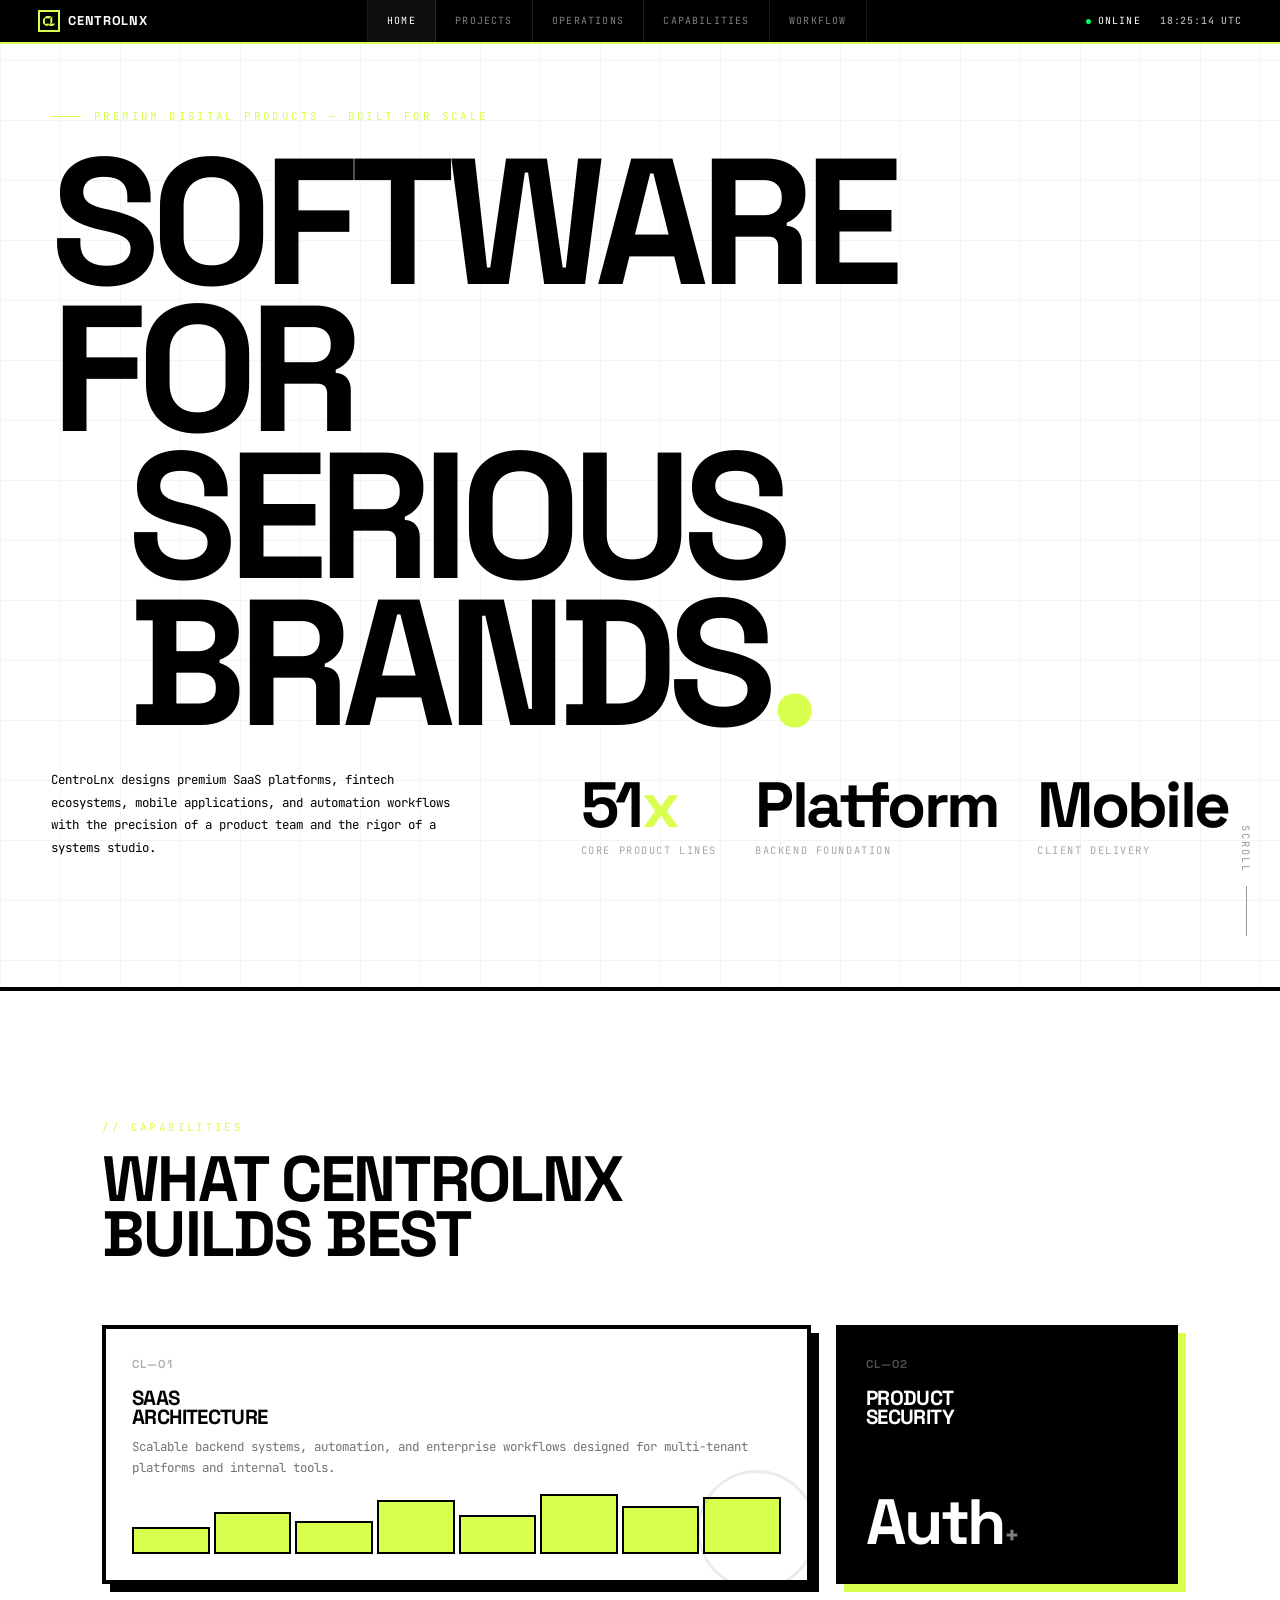
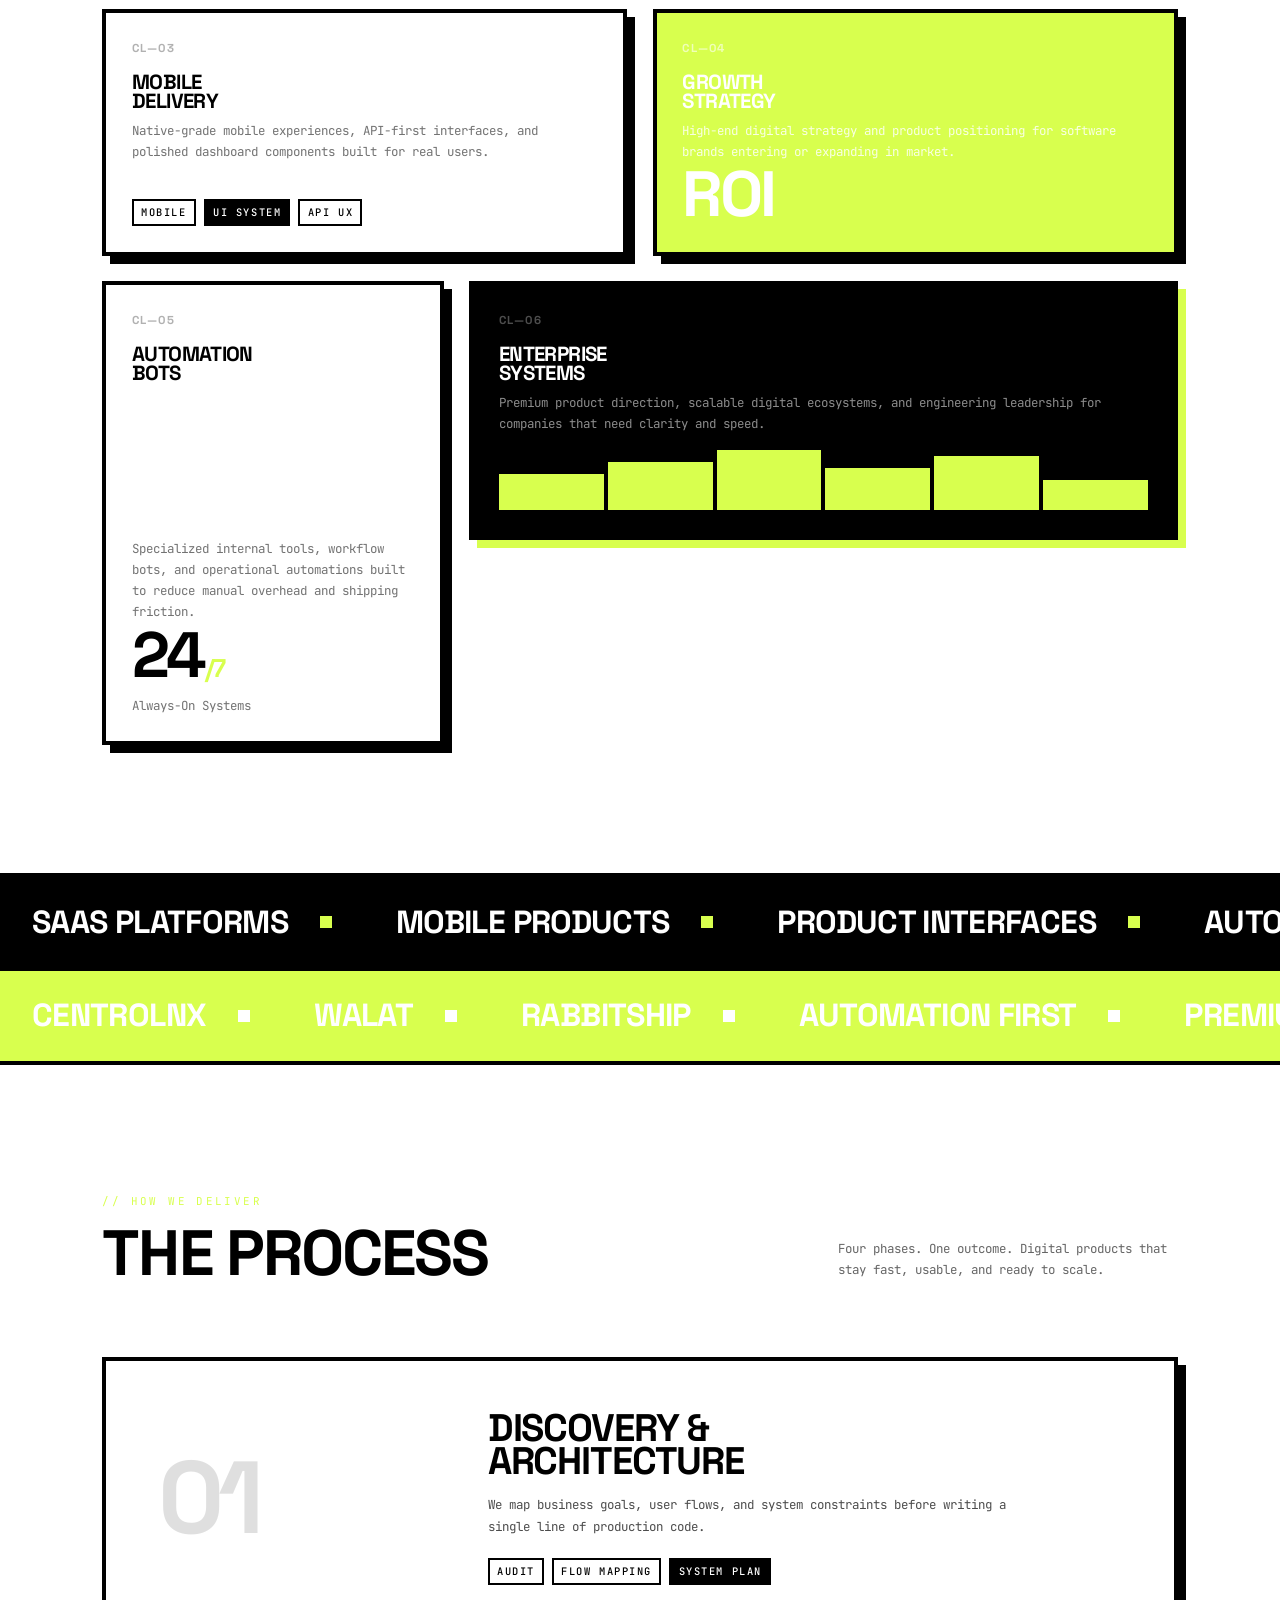
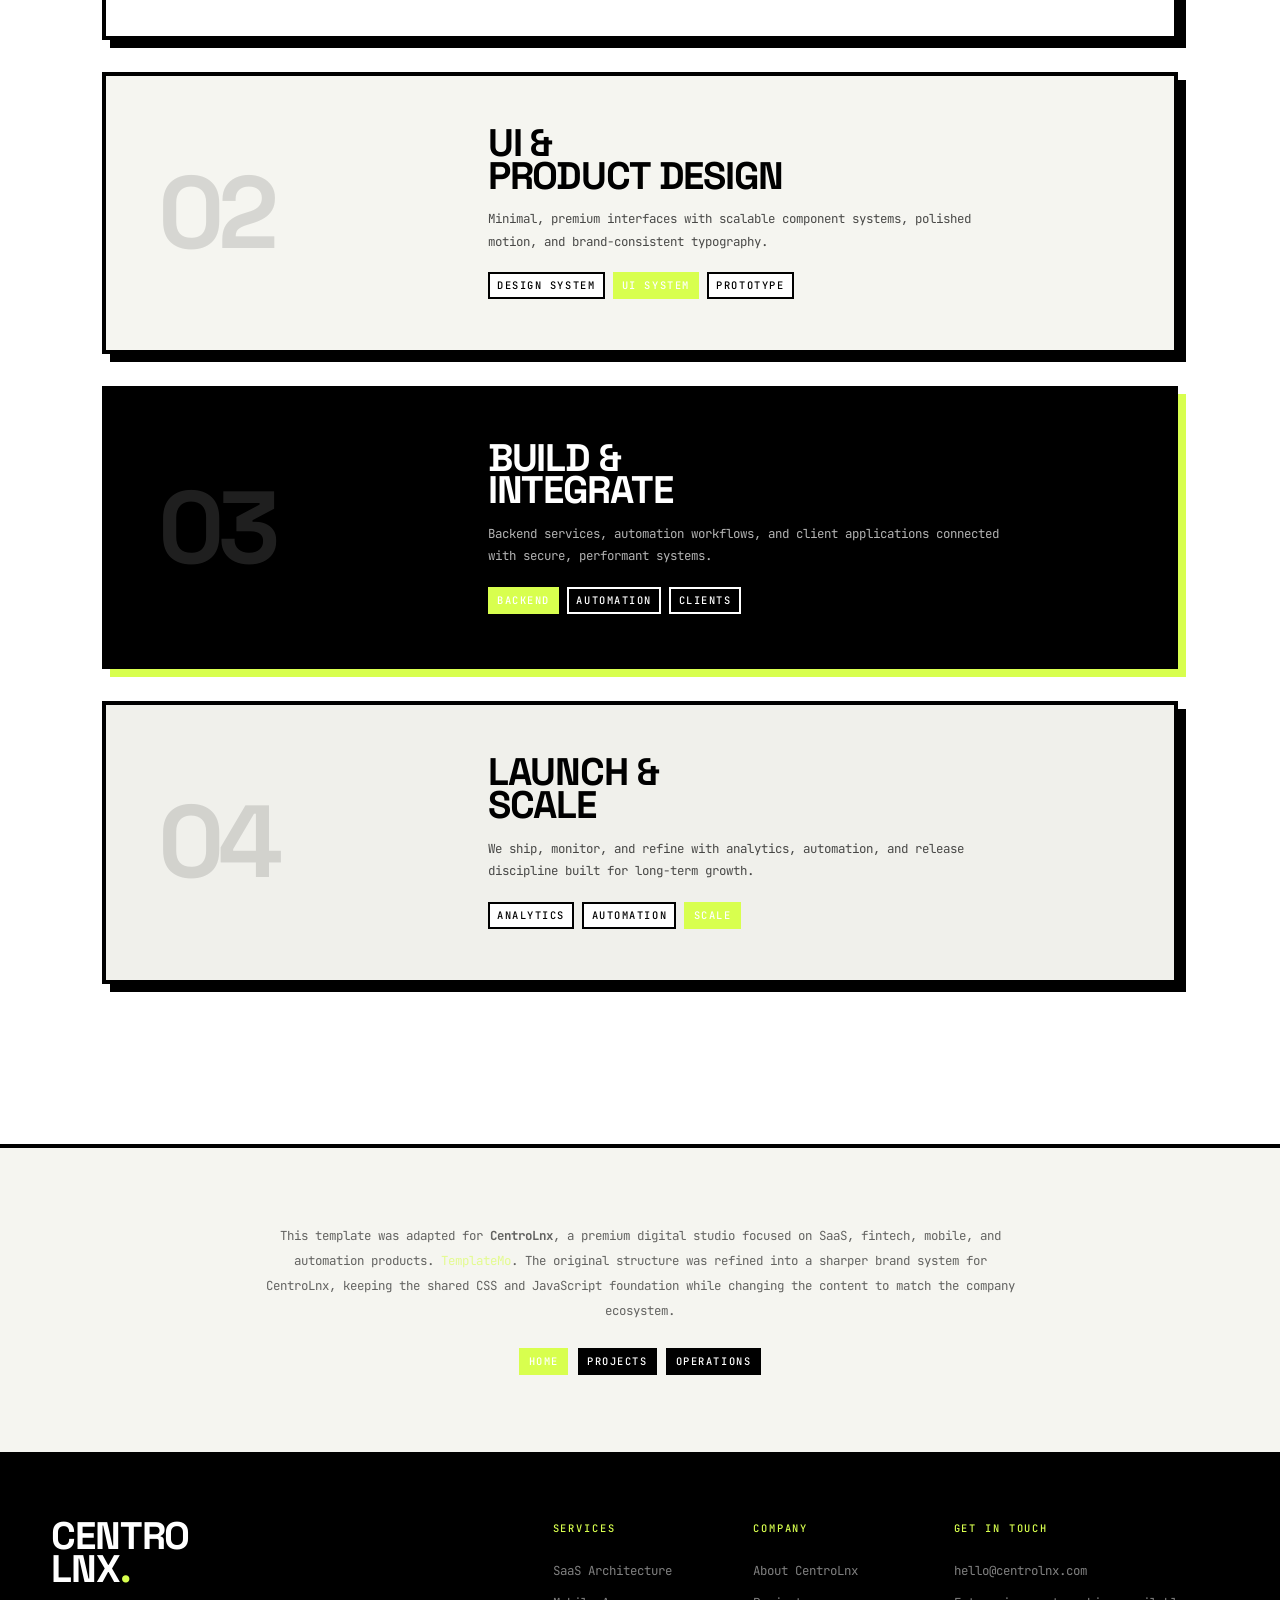
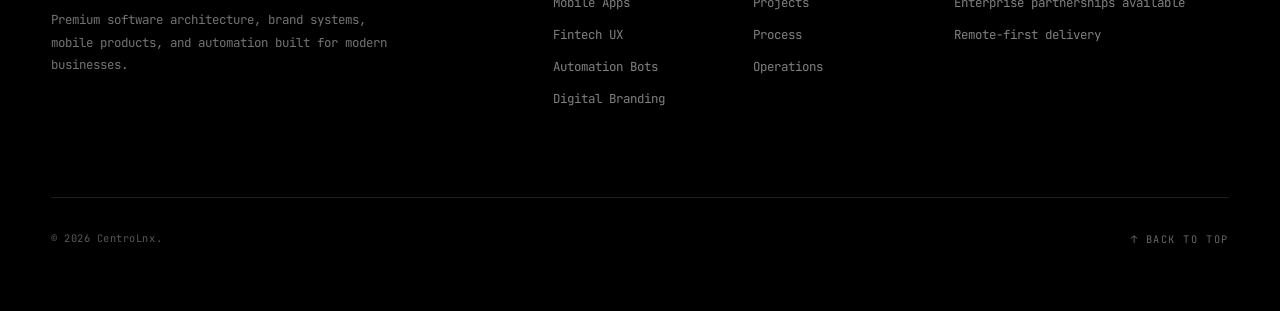
<file: index.html>
<!DOCTYPE html>
<html lang="en">
<head>
<meta charset="UTF-8">
<meta name="viewport" content="width=device-width, initial-scale=1.0">
<title>CentroLnx — Premium Software, Automation, and Digital Ecosystems</title>
<meta name="description" content="CentroLnx builds premium SaaS platforms, fintech experiences, mobile products, and automation systems for modern enterprises.">
<meta name="keywords" content="CentroLnx, software engineering, SaaS, fintech, mobile apps, automation, product studio, digital ecosystems, Walat, Rabbitship">
<meta name="author" content="CentroLnx">
<meta name="robots" content="index,follow,max-image-preview:large,max-snippet:-1,max-video-preview:-1">
<meta name="theme-color" content="#D8FF4E">
<link rel="canonical" href="index.html">
<meta property="og:type" content="website">
<meta property="og:site_name" content="CentroLnx">
<meta property="og:title" content="CentroLnx — Premium Software, Automation, and Digital Ecosystems">
<meta property="og:description" content="Premium software engineering, product design, and automation for modern enterprises.">
<meta property="og:url" content="index.html">
<meta name="twitter:card" content="summary_large_image">
<meta name="twitter:title" content="CentroLnx — Premium Software, Automation, and Digital Ecosystems">
<meta name="twitter:description" content="Premium software engineering, product design, and automation for modern enterprises.">
<link rel="icon" type="image/png" href="fav.png">
<link rel="shortcut icon" type="image/png" href="fav.png">
<link rel="preconnect" href="https://fonts.googleapis.com">
<link rel="preconnect" href="https://fonts.gstatic.com" crossorigin>
<link href="https://fonts.googleapis.com/css2?family=JetBrains+Mono:wght@400;500&family=Space+Grotesk:wght@400;700&display=swap" rel="stylesheet">
<link rel="stylesheet" href="css/templatemo-axis-industrial.css">
<link rel="stylesheet" href="css/templatemo-axis-main-page.css">
<script type="application/ld+json">
{
    "@context": "https://schema.org",
    "@type": "Organization",
    "name": "CentroLnx",
    "alternateName": "سينترو لينكس",
    "url": "index.html",
    "description": "Premium software engineering and product studio focused on SaaS, fintech, mobile, and automation systems."
}
</script>

</head>
<body>

<!-- ====== HEADER ====== -->
<header class="header">
    <div class="header__inner">
        <div class="header__left">
            <a href="index.html" class="header__logo" aria-label="CentroLnx Home">
                <span class="header__logo-mark">
<svg width="97" height="76" viewBox="0 0 97 76" fill="none" xmlns="http://www.w3.org/2000/svg">
<path d="M29.3947 0.00218594C29.6032 0.0641235 29.8815 0.077241 30.2298 0.0422645L33.3996 0.0561095L36.2771 0.0582955L39.312 0.0502789L42.1874 0.0546508L45.2442 0.0750536L50.1453 0.0546508L53.3493 0.0502789L56.025 0.0561095L61.5236 0.00583066C61.5841 0.0677682 61.7465 0.0816121 62.0118 0.0480929L65.1793 0.0663099L67.3508 0.0604814C67.3996 0.0604814 67.4397 0.100559 67.439 0.14938C67.439 0.172698 67.4295 0.195287 67.4135 0.211318L66.4305 1.18993L65.0263 2.59846L63.5274 4.08788L61.9958 5.63923L60.6317 7.04995L58.9951 8.65377C58.8071 8.79659 58.7087 8.91099 58.7007 8.99697L56.0578 11.6341L54.8212 12.8932L52.6155 15.0741L51.1968 15.096L48.1356 15.0836L45.113 15.0778L42.2158 15.088L39.2115 15.1004L36.0315 15.1062H33.358L30.1438 15.104L27.1861 15.0938L22.7871 15.1324L21.4252 15.1106L18.4369 15.0967L15.9514 15.0924C15.8887 15.0924 15.8377 15.1419 15.8363 15.2031L15.8282 15.8975L15.8486 18.9361L15.8443 21.7386L15.8363 24.8114L15.8443 27.6343L15.8399 30.7414L15.8501 31.2682L15.8377 36.5002L15.8333 39.4141L15.8392 42.4651L15.8574 43.4233L15.8312 48.2982L15.8355 51.1473L15.8173 54.2383L15.8392 57.0248L15.8129 60.0874C15.8115 60.169 15.8771 60.2353 15.958 60.2368H18.3509L21.4303 60.2324L24.3093 60.2266L27.7836 60.2426L30.1664 60.2266L33.377 60.263L36.299 60.2448L39.17 60.2404L42.1102 60.228L45.2741 60.2324L48.3105 60.2302L51.1028 60.2506L51.8657 60.1778L51.0241 61.1804L49.1375 63.1012L48.4875 63.8117L44.8252 67.4857L43.4713 68.8716L41.9499 70.4113L40.5195 71.8861L38.9841 73.4557L37.6769 74.8118C37.4117 75.1142 37.1828 75.335 36.989 75.4734C36.8367 75.5827 36.5955 75.617 36.2647 75.5762L33.1066 75.574L30.2276 75.5536L21.3196 75.5295C21.2722 75.3328 21.1112 75.147 20.835 74.9706L18.3028 72.4487L17.7483 71.9117L15.418 69.6498L14.6471 68.9095L12.3546 66.6761L11.505 65.8491L9.11422 63.5668L8.58592 63.0342L6.14049 60.6915L5.414 59.9854L3.19007 57.8708L2.21583 56.8703L0.30087 55.1171C0.123073 54.9123 0.0545768 54.5946 0.0953827 54.1625L0.101213 51.8505L0.0888249 48.2289L0.0968415 45.3332L0.0808105 40.9771L0.0910109 39.4353L0.0968415 36.4069L0.0990275 33.6146L0.0808105 29.1857L0.0990275 27.6948L0.104856 25.4775C0.104856 25.3201 0.167522 25.1685 0.278281 25.0556L24.1097 1.25988L24.2649 1.10832L25.2355 0.196014C25.293 0.142821 25.3674 0.111488 25.4453 0.109302L29.394 0V0.00218594H29.3947Z" fill="#D8FF4E"/>
<path d="M52.615 15.0744L67.6797 0.00976562H25.2365L15.9502 15.0926L52.615 15.0744Z" fill="#D8FF4E"/>
<path d="M25.2363 0.00976562L0 25.246H15.8363V15.2034L25.2363 0.00976562Z" fill="#D8FF4E"/>
<path d="M21.3196 75.5348L0.0808105 54.9512H15.8253L14.8795 61.3395L21.3196 75.5348Z" fill="#D8FF4E"/>
<path d="M51.8665 60.1816L37.4445 75.5888H33.6321V60.2611L51.8665 60.1816Z" fill="#D8FF4E"/>
<path d="M64.1164 60.2441L64.8349 60.2135L65.6058 60.2113L68.5577 60.2478L71.3405 60.2193L74.3594 60.2295L77.4206 60.2397L80.1787 60.2375L83.1531 60.2514L86.2944 60.2332L89.4984 60.2288L94.1736 60.215L95.3985 60.2288L96.4901 60.1924C96.6679 60.223 96.673 60.3206 96.5061 60.4853C96.0514 60.9305 95.663 61.3488 95.3395 61.7401C94.5139 62.46 93.7619 63.2455 93.0835 64.0966C92.9152 64.1331 92.7119 64.3101 92.4722 64.6271L88.2327 68.9146L86.4912 70.678L84.6957 72.5347L81.7905 75.4443C81.7103 75.5259 81.601 75.5711 81.4859 75.5711L80.0672 75.5769L77.3252 75.5726L74.3653 75.5769L71.4615 75.5667L68.4732 75.5806L65.6204 75.5849L62.6685 75.5769L59.6926 75.5813L56.8595 75.5711L54.0731 75.5791L51.0002 75.5747L48.1912 75.5791L45.1264 75.5733L44.4181 75.5871C44.3802 75.5871 44.3496 75.5565 44.3496 75.5186C44.3496 75.5004 44.3569 75.4829 44.3693 75.4705L44.8961 74.9561C45.0834 74.8111 45.192 74.6894 45.2233 74.591L47.8844 71.865L48.2437 71.516L51.1168 68.6268L53.6111 66.0743L54.057 65.6465L56.4945 63.1282L57.0169 62.6138C57.7391 61.8669 58.4568 61.1367 59.1702 60.4226C59.2445 60.3483 59.2758 60.2492 59.2649 60.1239L59.2365 57.0066L59.2547 54.226L59.2408 51.1327V48.3324L59.243 45.3543L59.251 42.4025L59.2452 39.4244L59.2591 36.4761L59.235 33.5971L59.243 30.6671L59.2328 27.6628L59.2372 24.6869L59.2416 21.8399L59.2357 18.8473V15.9901C59.2357 15.8852 59.2773 15.7861 59.3509 15.7139L73.8224 1.26282L74.1029 0.964068L74.8396 0.253608C74.8724 0.222275 74.9249 0.223002 74.9562 0.254335C74.9715 0.269638 74.9795 0.290041 74.9788 0.311901L74.9708 7.29117L75.0029 8.14664L74.9686 13.1046L74.981 15.9333L74.9686 21.8793L74.9868 24.7262L74.9766 27.7451L74.9628 30.5177L74.965 33.7297L74.9832 36.3384L74.973 39.5788L74.989 40.0751L74.9708 45.4002L74.9606 48.0716L74.9344 48.9795C74.9329 49.0458 74.9067 49.1099 74.86 49.1588L74.0607 50.0062L73.0799 51.0271L71.2137 52.8918L70.1564 53.9797L68.369 55.7671L67.1302 57.0343L64.0836 60.1581C64.0647 60.1778 64.0647 60.2099 64.0836 60.2288C64.0931 60.2383 64.107 60.2434 64.1201 60.2427" fill="#D8FF4E"/>
<path d="M63.7095 60.2078L96.9998 60.183L81.9242 75.5851H44.1453L59.2631 60.1211L63.8589 60.1779" fill="#D8FF4E"/>
<path d="M1.18191 25.2461H0V54.9491H1.18191V25.2461Z" fill="#D8FF4E"/>
</svg>
                </span>
                CentroLnx
            </a>
        </div>
        <nav class="header__nav" id="headerNav">
            <a href="index.html" class="active">Home</a>
            <a href="landing-page.html">Projects</a>
            <a href="the-observer.html">Operations</a>
            <a href="#specs">Capabilities</a>
            <a href="#process">Workflow</a>
        </nav>
        <div class="header__right">
            <div class="header__status"><span class="header__status-dot"></span><span>Online</span></div>
            <div class="header__clock" id="utcClock">--:--:-- UTC</div>
        </div>
        <button class="header__burger" id="headerBurger" aria-label="Toggle navigation" aria-expanded="false"><span></span><span></span><span></span></button>
    </div>
</header>


<!-- ====== HERO ====== -->
<section class="hero">
    <div class="hero__grid hero__grid--dense" aria-hidden="true"></div>
    <div class="hero__label reveal">Premium Digital Products — Built for Scale</div>
    <h1 class="hero__title">
        <span class="line">Software for</span>
        <span class="line line--indent">serious brands<span class="accent-dot">.</span></span>
    </h1>
    <div class="hero__bottom">
        <p class="hero__desc reveal">CentroLnx designs premium SaaS platforms, fintech ecosystems, mobile applications, and automation workflows with the precision of a product team and the rigor of a systems studio.</p>
        <div class="hero__stats reveal">
            <div><div class="hero__stat-num">51<span class="accent">x</span></div><div class="hero__stat-label">Core Product Lines</div></div>
            <div><div class="hero__stat-num">Platform</div><div class="hero__stat-label">Backend Foundation</div></div>
            <div><div class="hero__stat-num">Mobile</div><div class="hero__stat-label">Client Delivery</div></div>
        </div>
    </div>
    <div class="hero__scroll-cue" aria-hidden="true">Scroll</div>
</section>


<!-- ====== BENTO SPECS ====== -->
<section class="section" id="specs">
    <div class="container">
        <div class="section__header reveal">
            <div class="section__eyebrow">// Capabilities</div>
            <h2 class="section__title">What CentroLnx<br>Builds Best</h2>
        </div>
        <div class="bento__grid">
            <div class="bento-card bento-card--wide reveal">
                <div class="bento-card__number">CL—01</div>
                <div><h3 class="bento-card__title">SaaS<br>Architecture</h3><p class="bento-card__text">Scalable backend systems, automation, and enterprise workflows designed for multi-tenant platforms and internal tools.</p></div>
                <div class="bar-chart"><div class="bar-chart__col" style="height:45%"></div><div class="bar-chart__col" style="height:70%"></div><div class="bar-chart__col" style="height:55%"></div><div class="bar-chart__col" style="height:90%"></div><div class="bar-chart__col" style="height:65%"></div><div class="bar-chart__col" style="height:100%"></div><div class="bar-chart__col" style="height:80%"></div><div class="bar-chart__col" style="height:95%"></div></div>
                <div class="bento-card__visual" aria-hidden="true"></div>
            </div>
            <div class="bento-card bento-card--narrow bento-card--dark reveal">
                <div class="bento-card__number">CL—02</div>
                <h3 class="bento-card__title">Product<br>Security</h3>
                <div class="bento-card__stat">Auth<span style="font-size:0.4em;opacity:0.5">+</span></div>
            </div>
            <div class="bento-card bento-card--mid reveal">
                <div class="bento-card__number">CL—03</div>
                <div><h3 class="bento-card__title">Mobile<br>Delivery</h3><p class="bento-card__text">Native-grade mobile experiences, API-first interfaces, and polished dashboard components built for real users.</p></div>
                <div style="align-self:end;display:flex;flex-wrap:wrap;gap:.5rem"><span class="tag">Mobile</span><span class="tag tag--filled">UI System</span><span class="tag">API UX</span></div>
            </div>
            <div class="bento-card bento-card--mid bento-card--safety reveal">
                <div class="bento-card__number" style="opacity:0.6">CL—04</div>
                <h3 class="bento-card__title">Growth<br>Strategy</h3>
                <p class="bento-card__text" style="opacity:0.85">High-end digital strategy and product positioning for software brands entering or expanding in market.</p>
                <div class="bento-card__stat">ROI</div>
            </div>
            <div class="bento-card bento-card--narrow bento-card--tall reveal">
                <div class="bento-card__number">CL—05</div>
                <h3 class="bento-card__title">Automation<br>Bots</h3>
                <p class="bento-card__text">Specialized internal tools, workflow bots, and operational automations built to reduce manual overhead and shipping friction.</p>
                <div style="align-self:end"><div class="bento-card__stat">24<span class="accent" style="font-size:0.4em">/7</span></div><div class="bento-card__text" style="margin-top:.5rem">Always-On Systems</div></div>
            </div>
            <div class="bento-card bento-card--wide bento-card--dark reveal">
                <div class="bento-card__number">CL—06</div>
                <div><h3 class="bento-card__title">Enterprise<br>Systems</h3><p class="bento-card__text" style="opacity:0.55">Premium product direction, scalable digital ecosystems, and engineering leadership for companies that need clarity and speed.</p></div>
                <div class="bar-chart"><div class="bar-chart__col" style="height:60%"></div><div class="bar-chart__col" style="height:80%"></div><div class="bar-chart__col" style="height:100%"></div><div class="bar-chart__col" style="height:70%"></div><div class="bar-chart__col" style="height:90%"></div><div class="bar-chart__col" style="height:50%"></div></div>
            </div>
        </div>
    </div>
</section>


<!-- ====== TICKER ====== -->
<div class="ticker" aria-hidden="true"><div class="ticker__track"><span class="ticker__item">SaaS Platforms</span><span class="ticker__item">Mobile Products</span><span class="ticker__item">Product Interfaces</span><span class="ticker__item">Automation Systems</span><span class="ticker__item">API Security</span><span class="ticker__item">Digital UX</span><span class="ticker__item">Product Strategy</span><span class="ticker__item">Enterprise Branding</span><span class="ticker__item">SaaS Platforms</span><span class="ticker__item">Mobile Products</span><span class="ticker__item">Product Interfaces</span><span class="ticker__item">Automation Systems</span><span class="ticker__item">API Security</span><span class="ticker__item">Digital UX</span><span class="ticker__item">Product Strategy</span><span class="ticker__item">Enterprise Branding</span></div></div>
<div class="ticker ticker--reverse ticker--safety" aria-hidden="true"><div class="ticker__track"><span class="ticker__item">CentroLnx</span><span class="ticker__item">Walat</span><span class="ticker__item">Rabbitship</span><span class="ticker__item">Automation First</span><span class="ticker__item">Premium Systems</span><span class="ticker__item">CentroLnx</span><span class="ticker__item">Walat</span><span class="ticker__item">Rabbitship</span><span class="ticker__item">Automation First</span><span class="ticker__item">Premium Systems</span><span class="ticker__item">CentroLnx</span><span class="ticker__item">Walat</span></div></div>


<!-- ====== THE STACK ====== -->
<section class="section" id="process">
    <div class="container">
        <div class="stack__header reveal">
            <div><div class="section__eyebrow">// How We Deliver</div><h2 class="section__title">The Process</h2></div>
            <p class="stack__subtitle">Four phases. One outcome. Digital products that stay fast, usable, and ready to scale.</p>
        </div>
        <div>
            <article class="stack__card reveal"><div class="stack__card-left"><div class="stack__card-step">01</div></div><div class="stack__card-right"><h3 class="stack__card-title">Discovery &<br>Architecture</h3><p class="stack__card-text">We map business goals, user flows, and system constraints before writing a single line of production code.</p><div class="stack__card-tags"><span class="tag">Audit</span><span class="tag">Flow Mapping</span><span class="tag tag--filled">System Plan</span></div></div></article>
            <article class="stack__card reveal"><div class="stack__card-left"><div class="stack__card-step">02</div></div><div class="stack__card-right"><h3 class="stack__card-title">UI &<br>Product Design</h3><p class="stack__card-text">Minimal, premium interfaces with scalable component systems, polished motion, and brand-consistent typography.</p><div class="stack__card-tags"><span class="tag">Design System</span><span class="tag tag--safety">UI System</span><span class="tag">Prototype</span></div></div></article>
            <article class="stack__card reveal"><div class="stack__card-left"><div class="stack__card-step">03</div></div><div class="stack__card-right"><h3 class="stack__card-title">Build &<br>Integrate</h3><p class="stack__card-text">Backend services, automation workflows, and client applications connected with secure, performant systems.</p><div class="stack__card-tags"><span class="tag tag--filled">Backend</span><span class="tag">Automation</span><span class="tag">Clients</span></div></div></article>
            <article class="stack__card reveal"><div class="stack__card-left"><div class="stack__card-step">04</div></div><div class="stack__card-right"><h3 class="stack__card-title">Launch &<br>Scale</h3><p class="stack__card-text">We ship, monitor, and refine with analytics, automation, and release discipline built for long-term growth.</p><div class="stack__card-tags"><span class="tag">Analytics</span><span class="tag">Automation</span><span class="tag tag--safety">Scale</span></div></div></article>
        </div>
    </div>
</section>


<!-- ====== ABOUT THIS TEMPLATE ====== -->
<section class="about">
    <div class="about__inner">
        <p class="about__text">
            This template was adapted for <strong>CentroLnx</strong>, a premium digital studio focused on SaaS, fintech, mobile, and automation products.
            <a href="https://templatemo.com/tm-619-axis-industrial" target="_blank" rel="noopener" style="color:var(--safety)">TemplateMo</a>.
            The original structure was refined into a sharper brand system for CentroLnx, keeping the shared CSS and JavaScript foundation while changing the content to match the company ecosystem.
        </p>
        <div class="about__links">
            <a href="index.html" class="tag tag--safety">Home</a>
            <a href="landing-page.html" class="tag tag--filled">Projects</a>
            <a href="the-observer.html" class="tag tag--filled">Operations</a>
        </div>
    </div>
</section>


<!-- ====== FOOTER ====== -->
<footer class="footer">
    <div class="footer__inner">
        <div class="footer__top">
            <div class="footer__brand">
                <h2 class="font-display footer__brand-name">Centro<br>Lnx<span class="accent">.</span></h2>
                <p class="footer__brand-desc">Premium software architecture, brand systems, mobile products, and automation built for modern businesses.</p>
            </div>
            <div class="footer__col"><div class="footer__col-title">Services</div><a href="#">SaaS Architecture</a><a href="#">Mobile Apps</a><a href="#">Fintech UX</a><a href="#">Automation Bots</a><a href="#">Digital Branding</a></div>
            <div class="footer__col"><div class="footer__col-title">Company</div><a href="#">About CentroLnx</a><a href="#">Projects</a><a href="#">Process</a><a href="#">Operations</a></div>
            <div class="footer__col"><div class="footer__col-title">Get in Touch</div><a href="#">hello@centrolnx.com</a><a href="#">Enterprise partnerships available</a><a href="#">Remote-first delivery</a></div>
        </div>
        <div class="footer__bottom">
            <span class="footer__copy">&copy; 2026 CentroLnx.</span>
            <button class="footer__back-top" id="backToTop" aria-label="Back to top">↑ Back to Top</button>
        </div>
    </div>
</footer>

<script src="js/templatemo-axis-script.js"></script>
</body>
</html>
</file>
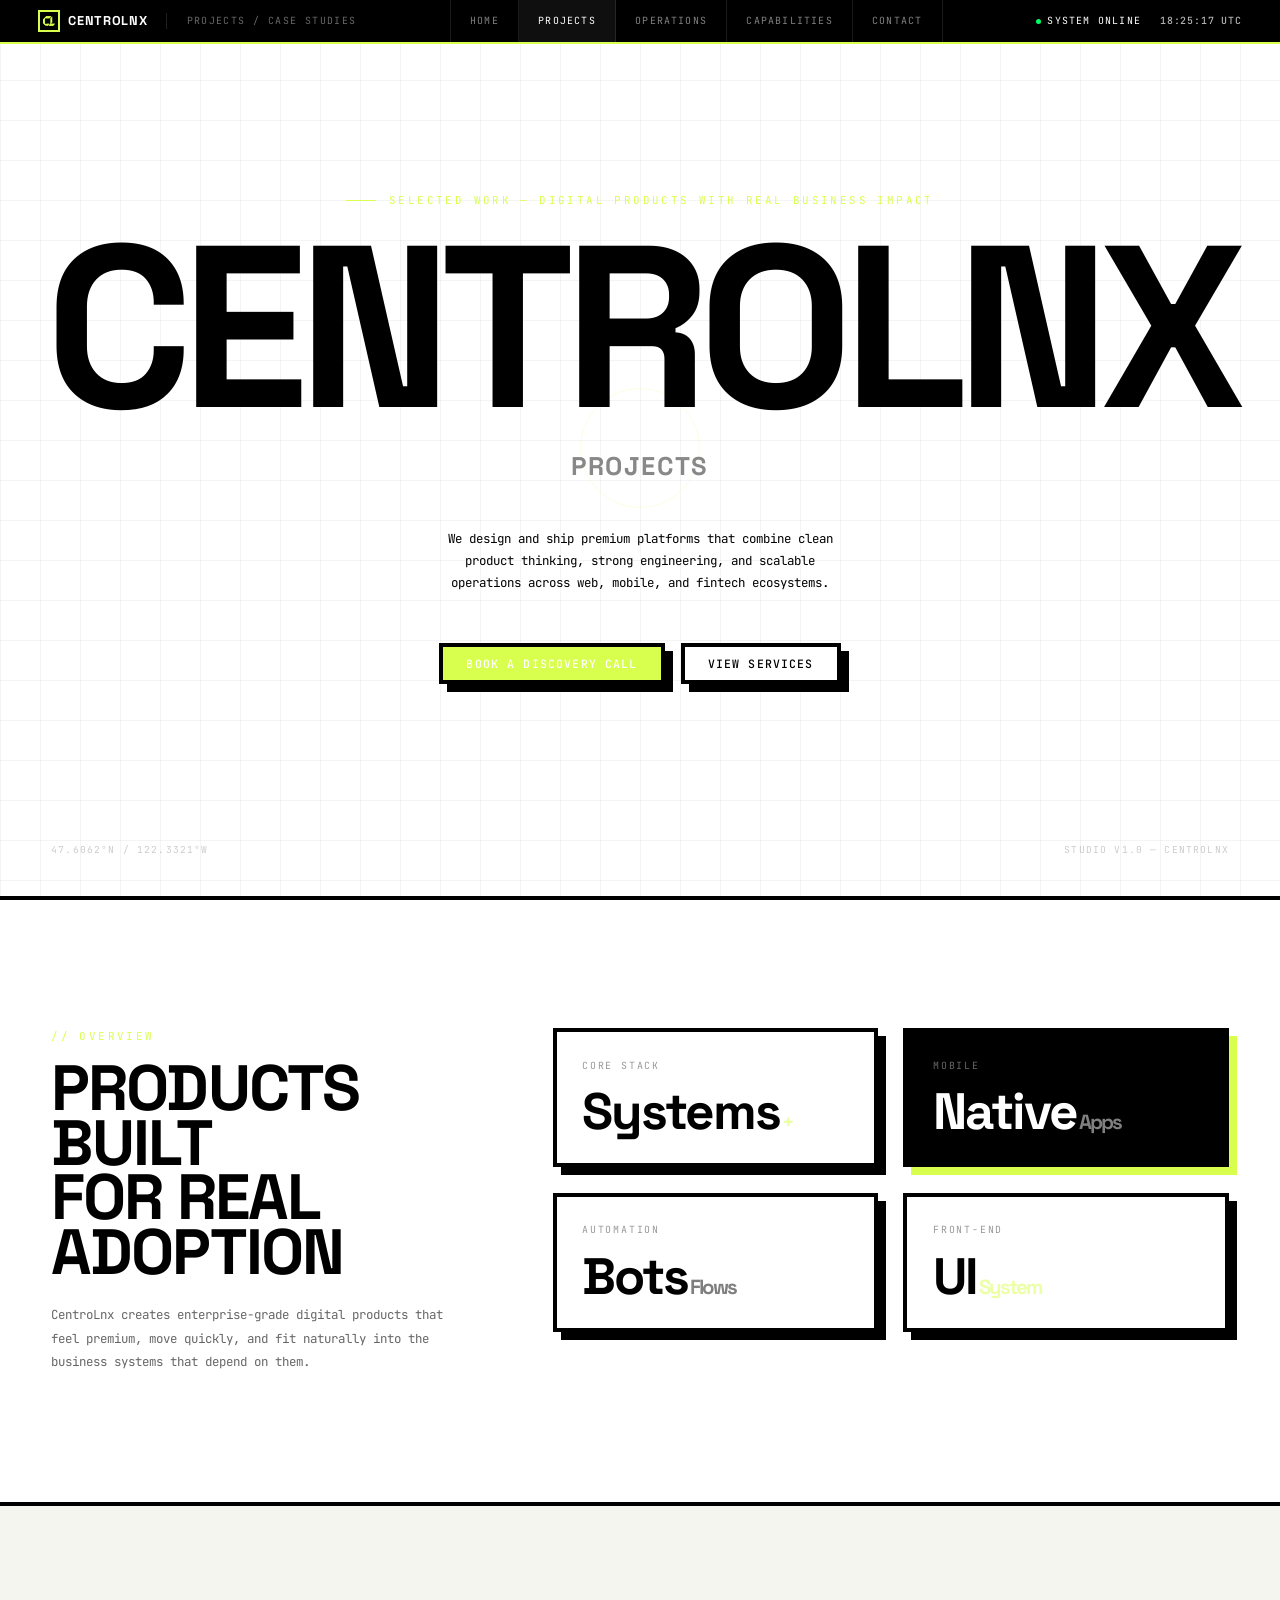
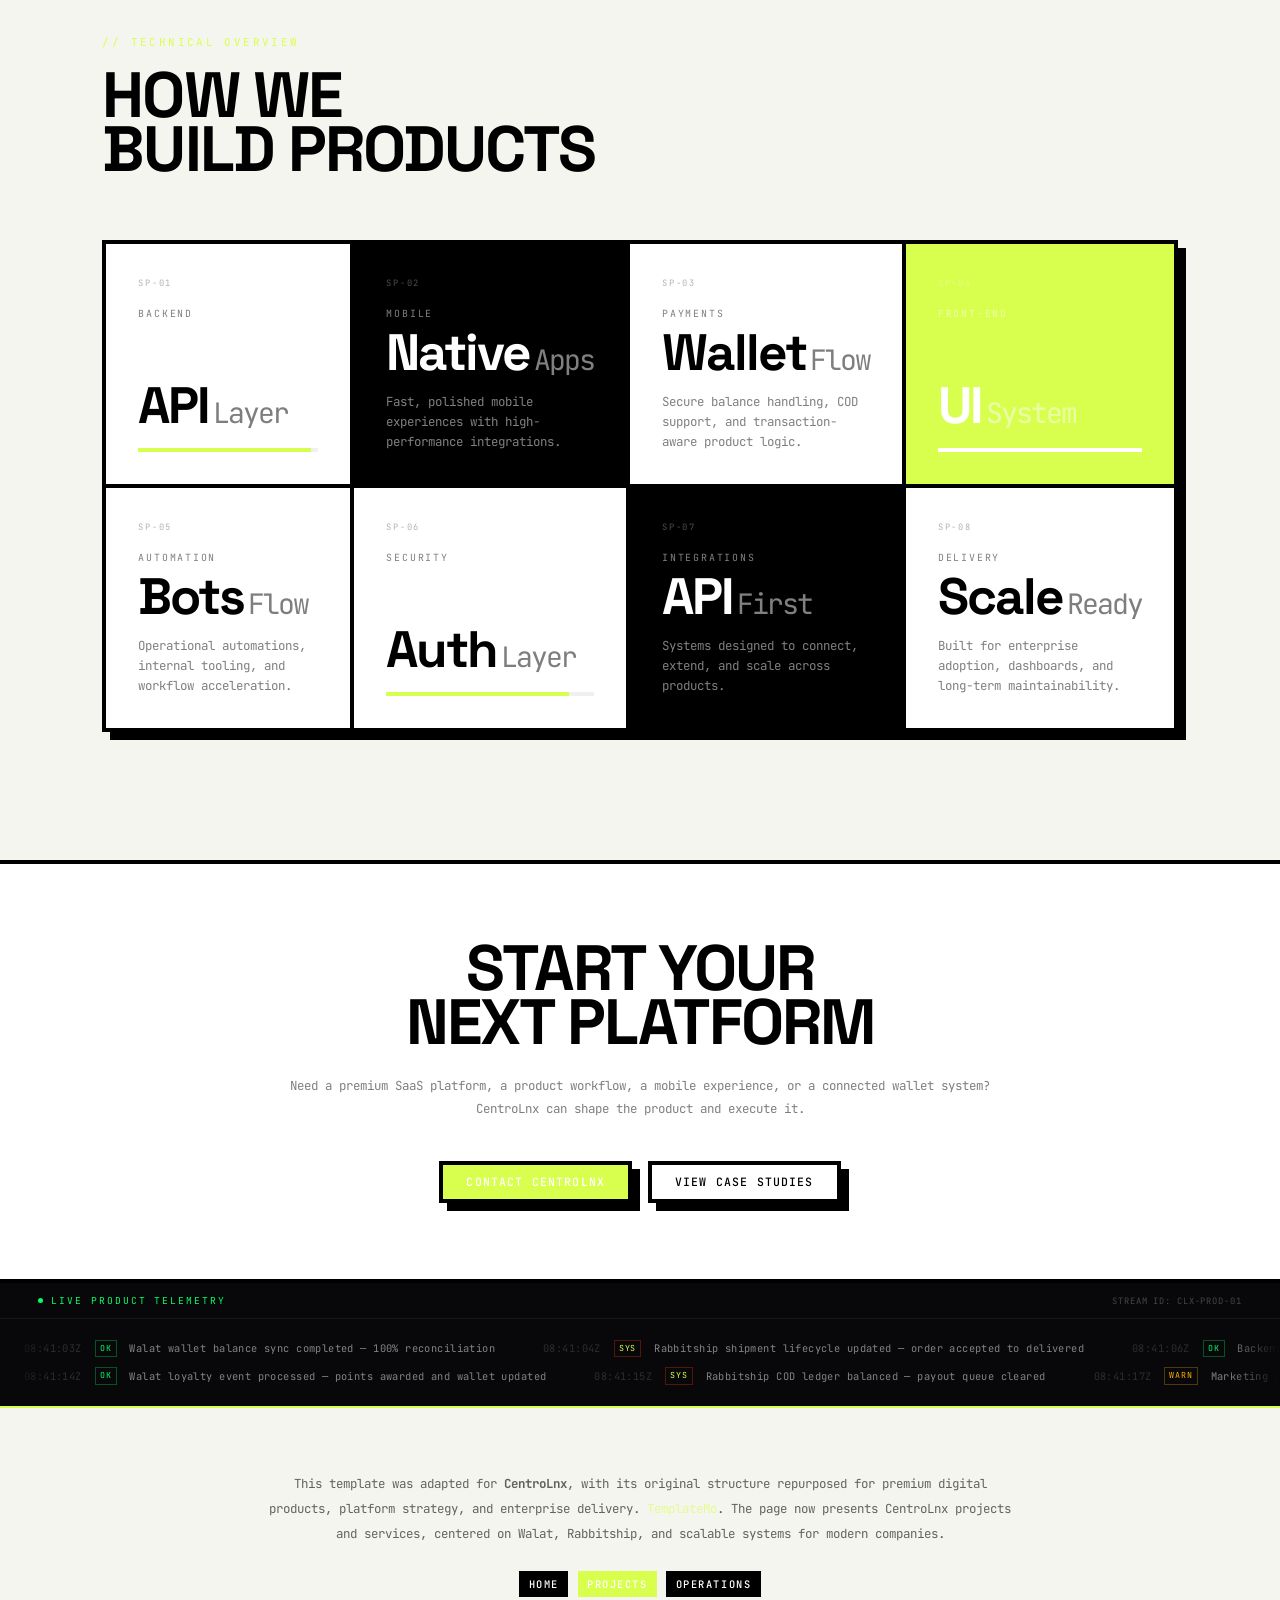
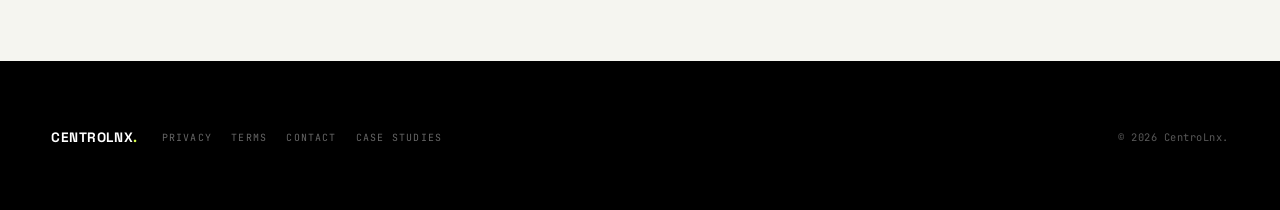
<file: landing-page.html>
<!DOCTYPE html>
<html lang="en">
<head>
<meta charset="UTF-8">
<meta name="viewport" content="width=device-width, initial-scale=1.0">
<title>CentroLnx Projects — Walat, Rabbitship, and Premium Digital Systems</title>
<meta name="description" content="CentroLnx builds premium SaaS products, fintech ecosystems, mobile apps, and automation-driven platforms for modern enterprises.">
<meta name="keywords" content="CentroLnx projects, Walat, Rabbitship, software engineering, SaaS products, fintech platforms, mobile apps, automation, product design">
<meta name="author" content="CentroLnx">
<meta name="robots" content="index,follow,max-image-preview:large,max-snippet:-1,max-video-preview:-1">
<meta name="theme-color" content="#D8FF4E">
<link rel="canonical" href="landing-page.html">
<meta property="og:type" content="website">
<meta property="og:site_name" content="CentroLnx">
<meta property="og:title" content="CentroLnx Projects — Walat, Rabbitship, and Premium Digital Systems">
<meta property="og:description" content="Explore CentroLnx case studies including Walat and Rabbitship, plus the product systems behind them.">
<meta property="og:url" content="landing-page.html">
<meta name="twitter:card" content="summary_large_image">
<meta name="twitter:title" content="CentroLnx Projects — Walat, Rabbitship, and Premium Digital Systems">
<meta name="twitter:description" content="Explore CentroLnx case studies including Walat and Rabbitship, plus the product systems behind them.">
<link rel="icon" type="image/png" href="fav.png">
<link rel="shortcut icon" type="image/png" href="fav.png">
<link rel="preconnect" href="https://fonts.googleapis.com">
<link rel="preconnect" href="https://fonts.gstatic.com" crossorigin>
<link href="https://fonts.googleapis.com/css2?family=JetBrains+Mono:wght@400;500&family=Space+Grotesk:wght@400;700&display=swap" rel="stylesheet">
<link rel="stylesheet" href="css/templatemo-axis-industrial.css">
<link rel="stylesheet" href="css/templatemo-axis-landing-page.css">
<script type="application/ld+json">
{
    "@context": "https://schema.org",
    "@type": "WebPage",
    "name": "CentroLnx Projects",
    "url": "landing-page.html",
    "description": "Walat, Rabbitship, and other premium digital systems designed by CentroLnx."
}
</script>

</head>
<body>

<!-- ====== HEADER ====== -->
<header class="header">
    <div class="header__inner">
        <div class="header__left">
            <a href="index.html" class="header__logo" aria-label="CentroLnx Home">
                <span class="header__logo-mark"><svg width="97" height="76" viewBox="0 0 97 76" fill="none" xmlns="http://www.w3.org/2000/svg">
<path d="M29.3947 0.00218594C29.6032 0.0641235 29.8815 0.077241 30.2298 0.0422645L33.3996 0.0561095L36.2771 0.0582955L39.312 0.0502789L42.1874 0.0546508L45.2442 0.0750536L50.1453 0.0546508L53.3493 0.0502789L56.025 0.0561095L61.5236 0.00583066C61.5841 0.0677682 61.7465 0.0816121 62.0118 0.0480929L65.1793 0.0663099L67.3508 0.0604814C67.3996 0.0604814 67.4397 0.100559 67.439 0.14938C67.439 0.172698 67.4295 0.195287 67.4135 0.211318L66.4305 1.18993L65.0263 2.59846L63.5274 4.08788L61.9958 5.63923L60.6317 7.04995L58.9951 8.65377C58.8071 8.79659 58.7087 8.91099 58.7007 8.99697L56.0578 11.6341L54.8212 12.8932L52.6155 15.0741L51.1968 15.096L48.1356 15.0836L45.113 15.0778L42.2158 15.088L39.2115 15.1004L36.0315 15.1062H33.358L30.1438 15.104L27.1861 15.0938L22.7871 15.1324L21.4252 15.1106L18.4369 15.0967L15.9514 15.0924C15.8887 15.0924 15.8377 15.1419 15.8363 15.2031L15.8282 15.8975L15.8486 18.9361L15.8443 21.7386L15.8363 24.8114L15.8443 27.6343L15.8399 30.7414L15.8501 31.2682L15.8377 36.5002L15.8333 39.4141L15.8392 42.4651L15.8574 43.4233L15.8312 48.2982L15.8355 51.1473L15.8173 54.2383L15.8392 57.0248L15.8129 60.0874C15.8115 60.169 15.8771 60.2353 15.958 60.2368H18.3509L21.4303 60.2324L24.3093 60.2266L27.7836 60.2426L30.1664 60.2266L33.377 60.263L36.299 60.2448L39.17 60.2404L42.1102 60.228L45.2741 60.2324L48.3105 60.2302L51.1028 60.2506L51.8657 60.1778L51.0241 61.1804L49.1375 63.1012L48.4875 63.8117L44.8252 67.4857L43.4713 68.8716L41.9499 70.4113L40.5195 71.8861L38.9841 73.4557L37.6769 74.8118C37.4117 75.1142 37.1828 75.335 36.989 75.4734C36.8367 75.5827 36.5955 75.617 36.2647 75.5762L33.1066 75.574L30.2276 75.5536L21.3196 75.5295C21.2722 75.3328 21.1112 75.147 20.835 74.9706L18.3028 72.4487L17.7483 71.9117L15.418 69.6498L14.6471 68.9095L12.3546 66.6761L11.505 65.8491L9.11422 63.5668L8.58592 63.0342L6.14049 60.6915L5.414 59.9854L3.19007 57.8708L2.21583 56.8703L0.30087 55.1171C0.123073 54.9123 0.0545768 54.5946 0.0953827 54.1625L0.101213 51.8505L0.0888249 48.2289L0.0968415 45.3332L0.0808105 40.9771L0.0910109 39.4353L0.0968415 36.4069L0.0990275 33.6146L0.0808105 29.1857L0.0990275 27.6948L0.104856 25.4775C0.104856 25.3201 0.167522 25.1685 0.278281 25.0556L24.1097 1.25988L24.2649 1.10832L25.2355 0.196014C25.293 0.142821 25.3674 0.111488 25.4453 0.109302L29.394 0V0.00218594H29.3947Z" fill="#D8FF4E"/>
<path d="M52.615 15.0744L67.6797 0.00976562H25.2365L15.9502 15.0926L52.615 15.0744Z" fill="#D8FF4E"/>
<path d="M25.2363 0.00976562L0 25.246H15.8363V15.2034L25.2363 0.00976562Z" fill="#D8FF4E"/>
<path d="M21.3196 75.5348L0.0808105 54.9512H15.8253L14.8795 61.3395L21.3196 75.5348Z" fill="#D8FF4E"/>
<path d="M51.8665 60.1816L37.4445 75.5888H33.6321V60.2611L51.8665 60.1816Z" fill="#D8FF4E"/>
<path d="M64.1164 60.2441L64.8349 60.2135L65.6058 60.2113L68.5577 60.2478L71.3405 60.2193L74.3594 60.2295L77.4206 60.2397L80.1787 60.2375L83.1531 60.2514L86.2944 60.2332L89.4984 60.2288L94.1736 60.215L95.3985 60.2288L96.4901 60.1924C96.6679 60.223 96.673 60.3206 96.5061 60.4853C96.0514 60.9305 95.663 61.3488 95.3395 61.7401C94.5139 62.46 93.7619 63.2455 93.0835 64.0966C92.9152 64.1331 92.7119 64.3101 92.4722 64.6271L88.2327 68.9146L86.4912 70.678L84.6957 72.5347L81.7905 75.4443C81.7103 75.5259 81.601 75.5711 81.4859 75.5711L80.0672 75.5769L77.3252 75.5726L74.3653 75.5769L71.4615 75.5667L68.4732 75.5806L65.6204 75.5849L62.6685 75.5769L59.6926 75.5813L56.8595 75.5711L54.0731 75.5791L51.0002 75.5747L48.1912 75.5791L45.1264 75.5733L44.4181 75.5871C44.3802 75.5871 44.3496 75.5565 44.3496 75.5186C44.3496 75.5004 44.3569 75.4829 44.3693 75.4705L44.8961 74.9561C45.0834 74.8111 45.192 74.6894 45.2233 74.591L47.8844 71.865L48.2437 71.516L51.1168 68.6268L53.6111 66.0743L54.057 65.6465L56.4945 63.1282L57.0169 62.6138C57.7391 61.8669 58.4568 61.1367 59.1702 60.4226C59.2445 60.3483 59.2758 60.2492 59.2649 60.1239L59.2365 57.0066L59.2547 54.226L59.2408 51.1327V48.3324L59.243 45.3543L59.251 42.4025L59.2452 39.4244L59.2591 36.4761L59.235 33.5971L59.243 30.6671L59.2328 27.6628L59.2372 24.6869L59.2416 21.8399L59.2357 18.8473V15.9901C59.2357 15.8852 59.2773 15.7861 59.3509 15.7139L73.8224 1.26282L74.1029 0.964068L74.8396 0.253608C74.8724 0.222275 74.9249 0.223002 74.9562 0.254335C74.9715 0.269638 74.9795 0.290041 74.9788 0.311901L74.9708 7.29117L75.0029 8.14664L74.9686 13.1046L74.981 15.9333L74.9686 21.8793L74.9868 24.7262L74.9766 27.7451L74.9628 30.5177L74.965 33.7297L74.9832 36.3384L74.973 39.5788L74.989 40.0751L74.9708 45.4002L74.9606 48.0716L74.9344 48.9795C74.9329 49.0458 74.9067 49.1099 74.86 49.1588L74.0607 50.0062L73.0799 51.0271L71.2137 52.8918L70.1564 53.9797L68.369 55.7671L67.1302 57.0343L64.0836 60.1581C64.0647 60.1778 64.0647 60.2099 64.0836 60.2288C64.0931 60.2383 64.107 60.2434 64.1201 60.2427" fill="#D8FF4E"/>
<path d="M63.7095 60.2078L96.9998 60.183L81.9242 75.5851H44.1453L59.2631 60.1211L63.8589 60.1779" fill="#D8FF4E"/>
<path d="M1.18191 25.2461H0V54.9491H1.18191V25.2461Z" fill="#D8FF4E"/>
</svg></span>
                CentroLnx
            </a>
            <span class="header__sep"></span>
            <span class="header__product">Projects / Case Studies</span>
        </div>
        <nav class="header__nav" id="headerNav">
            <a href="index.html">Home</a>
            <a href="landing-page.html" class="active">Projects</a>
            <a href="the-observer.html">Operations</a>
            <a href="#specs">Capabilities</a>
            <a href="#order">Contact</a>
        </nav>
        <div class="header__right">
            <div class="header__status"><span class="header__status-dot"></span><span>System Online</span></div>
            <div class="header__clock" id="utcClock">--:--:-- UTC</div>
        </div>
        <button class="header__burger" id="headerBurger" aria-label="Toggle navigation" aria-expanded="false"><span></span><span></span><span></span></button>
    </div>
</header>


<!-- ====== HERO ====== -->
<section class="hero hero--center hero--product">
    <div class="hero__grid" aria-hidden="true"></div>
    <div class="hero__label reveal">Selected Work — Digital Products With Real Business Impact</div>
    <h1 class="hero__title">CentroLnx</h1>
    <p class="hero__subtitle reveal">Projects</p>
    <p class="hero__desc reveal" style="margin-bottom:3rem">We design and ship premium platforms that combine clean product thinking, strong engineering, and scalable operations across web, mobile, and fintech ecosystems.</p>
    <div class="hero__actions reveal">
        <button class="btn btn--primary">Book a Discovery Call</button>
        <button class="btn btn--ghost">View Services</button>
    </div>
    <span class="hero__coords" aria-hidden="true">47.6062°N / 122.3321°W</span>
    <span class="hero__version" aria-hidden="true">Studio v1.0 — CentroLnx</span>
</section>


<!-- ====== PRODUCT DETAILS ====== -->
<section class="section" id="overview">
    <div class="details__inner">
        <div class="details__left reveal">
            <div class="section__eyebrow">// Overview</div>
            <h2 class="section__title">Products Built<br>for Real Adoption</h2>
            <p class="details__text" style="margin-top:1.5rem">CentroLnx creates enterprise-grade digital products that feel premium, move quickly, and fit naturally into the business systems that depend on them.</p>
        </div>
        <div class="details__right">
            <div class="stat-card reveal"><div class="stat-card__label">Core Stack</div><div class="stat-card__value">Systems<span class="stat-card__unit accent">+</span></div></div>
            <div class="stat-card stat-card--dark reveal"><div class="stat-card__label">Mobile</div><div class="stat-card__value">Native<span class="stat-card__unit">Apps</span></div></div>
            <div class="stat-card reveal"><div class="stat-card__label">Automation</div><div class="stat-card__value">Bots<span class="stat-card__unit">Flows</span></div></div>
            <div class="stat-card reveal"><div class="stat-card__label">Front-End</div><div class="stat-card__value">UI<span class="stat-card__unit accent">System</span></div></div>
        </div>
    </div>
</section>


<!-- ====== SPEC GRID ====== -->
<section class="section section--surface" id="specs">
    <div class="container">
        <div class="section__header reveal">
            <div class="section__eyebrow">// Technical Overview</div>
            <h2 class="section__title">How We<br>Build Products</h2>
        </div>
        <div class="spec-grid reveal">
            <div class="spec-cell"><div><div class="spec-cell__id">SP-01</div><div class="spec-cell__label">Backend</div></div><div><div class="spec-cell__value">API<span class="spec-cell__unit">Layer</span></div><div class="bar-track"><div class="bar-track__fill" style="width:96%"></div></div></div></div>
            <div class="spec-cell spec-cell--dark"><div><div class="spec-cell__id">SP-02</div><div class="spec-cell__label">Mobile</div></div><div><div class="spec-cell__value">Native<span class="spec-cell__unit">Apps</span></div><div class="spec-cell__note">Fast, polished mobile experiences with high-performance integrations.</div></div></div>
            <div class="spec-cell"><div><div class="spec-cell__id">SP-03</div><div class="spec-cell__label">Payments</div></div><div><div class="spec-cell__value">Wallet<span class="spec-cell__unit">Flow</span></div><div class="spec-cell__note">Secure balance handling, COD support, and transaction-aware product logic.</div></div></div>
            <div class="spec-cell spec-cell--safety"><div><div class="spec-cell__id">SP-04</div><div class="spec-cell__label">Front-End</div></div><div><div class="spec-cell__value">UI<span class="spec-cell__unit">System</span></div><div class="bar-track"><div class="bar-track__fill" style="width:100%"></div></div></div></div>
            <div class="spec-cell"><div><div class="spec-cell__id">SP-05</div><div class="spec-cell__label">Automation</div></div><div><div class="spec-cell__value">Bots<span class="spec-cell__unit">Flow</span></div><div class="spec-cell__note">Operational automations, internal tooling, and workflow acceleration.</div></div></div>
            <div class="spec-cell"><div><div class="spec-cell__id">SP-06</div><div class="spec-cell__label">Security</div></div><div><div class="spec-cell__value">Auth<span class="spec-cell__unit">Layer</span></div><div class="bar-track"><div class="bar-track__fill" style="width:88%"></div></div></div></div>
            <div class="spec-cell spec-cell--dark"><div><div class="spec-cell__id">SP-07</div><div class="spec-cell__label">Integrations</div></div><div><div class="spec-cell__value">API<span class="spec-cell__unit">First</span></div><div class="spec-cell__note">Systems designed to connect, extend, and scale across products.</div></div></div>
            <div class="spec-cell"><div><div class="spec-cell__id">SP-08</div><div class="spec-cell__label">Delivery</div></div><div><div class="spec-cell__value">Scale<span class="spec-cell__unit">Ready</span></div><div class="spec-cell__note">Built for enterprise adoption, dashboards, and long-term maintainability.</div></div></div>
        </div>
    </div>
</section>


<!-- ====== CTA ====== -->
<section class="cta-band" id="order">
    <div class="cta-band__inner reveal">
        <h2 class="cta-band__title">Start Your<br>Next Platform</h2>
        <p class="cta-band__text">Need a premium SaaS platform, a product workflow, a mobile experience, or a connected wallet system? CentroLnx can shape the product and execute it.</p>
        <div class="cta-band__actions">
            <button class="btn btn--primary">Contact CentroLnx</button>
            <button class="btn btn--ghost">View Case Studies</button>
        </div>
    </div>
</section>


<!-- ====== TERMINAL LOG ====== -->
<div class="log" aria-label="System telemetry">
    <div class="log__header">
        <div class="log__header-title">Live Product Telemetry</div>
        <div class="log__header-status">Stream ID: CLX-PROD-01</div>
    </div>
    <div class="log__body">
        <div class="log__track">
            <div class="log__entry"><span class="log__entry-time">08:41:03Z</span><span class="log__entry-tag log-ok">OK</span><span class="log__entry-msg">Walat wallet balance sync completed — 100% reconciliation</span></div>
            <div class="log__entry"><span class="log__entry-time">08:41:04Z</span><span class="log__entry-tag log-sys">SYS</span><span class="log__entry-msg">Rabbitship shipment lifecycle updated — order accepted to delivered</span></div>
            <div class="log__entry"><span class="log__entry-time">08:41:06Z</span><span class="log__entry-tag log-ok">OK</span><span class="log__entry-msg">Backend workers healthy — API latency within target</span></div>
            <div class="log__entry"><span class="log__entry-time">08:41:08Z</span><span class="log__entry-tag log-warn">WARN</span><span class="log__entry-msg">COD settlement review triggered — verification pending</span></div>
            <div class="log__entry"><span class="log__entry-time">08:41:09Z</span><span class="log__entry-tag log-ok">OK</span><span class="log__entry-msg">Client build signed — release ready for QA</span></div>
            <div class="log__entry"><span class="log__entry-time">08:41:12Z</span><span class="log__entry-tag log-sys">SYS</span><span class="log__entry-msg">Automation bot executed — invoice, notification, and sync jobs completed</span></div>
        </div>
        <div class="log__track log__track--reverse">
            <div class="log__entry"><span class="log__entry-time">08:41:14Z</span><span class="log__entry-tag log-ok">OK</span><span class="log__entry-msg">Walat loyalty event processed — points awarded and wallet updated</span></div>
            <div class="log__entry"><span class="log__entry-time">08:41:15Z</span><span class="log__entry-tag log-sys">SYS</span><span class="log__entry-msg">Rabbitship COD ledger balanced — payout queue cleared</span></div>
            <div class="log__entry"><span class="log__entry-time">08:41:17Z</span><span class="log__entry-tag log-warn">WARN</span><span class="log__entry-msg">Marketing sync lag detected — retry scheduled automatically</span></div>
            <div class="log__entry"><span class="log__entry-time">08:41:19Z</span><span class="log__entry-tag log-ok">OK</span><span class="log__entry-msg">Enterprise dashboard metrics refreshed — 0 failed jobs</span></div>
            <div class="log__entry"><span class="log__entry-time">08:41:21Z</span><span class="log__entry-tag log-ok">OK</span><span class="log__entry-msg">API auth layer healthy — secure tokens validated</span></div>
        </div>
    </div>
</div>


<!-- ====== ABOUT THIS TEMPLATE ====== -->
<section class="about">
    <div class="about__inner">
        <p class="about__text">
                This template was adapted for <strong>CentroLnx</strong>, with its original structure repurposed for premium digital products, platform strategy, and enterprise delivery.
            <a href="https://templatemo.com/tm-619-axis-industrial" target="_blank" rel="noopener" style="color:var(--safety)">TemplateMo</a>.
                The page now presents CentroLnx projects and services, centered on Walat, Rabbitship, and scalable systems for modern companies.
        </p>
        <div class="about__links">
            <a href="index.html" class="tag tag--filled">Home</a>
                <a href="landing-page.html" class="tag tag--safety">Projects</a>
                <a href="the-observer.html" class="tag tag--filled">Operations</a>
        </div>
    </div>
</section>


<!-- ====== FOOTER ====== -->
<footer class="footer footer--compact">
    <div class="footer__inner">
        <div class="footer__left">
            <span class="footer__logo font-display">CentroLnx<span class="accent">.</span></span>
            <div class="footer__links"><a href="#">Privacy</a><a href="#">Terms</a><a href="#">Contact</a><a href="#">Case Studies</a></div>
        </div>
        <span class="footer__copy">&copy; 2026 CentroLnx.</span>
    </div>
</footer>

<script src="js/templatemo-axis-script.js"></script>
</body>
</html>
</file>
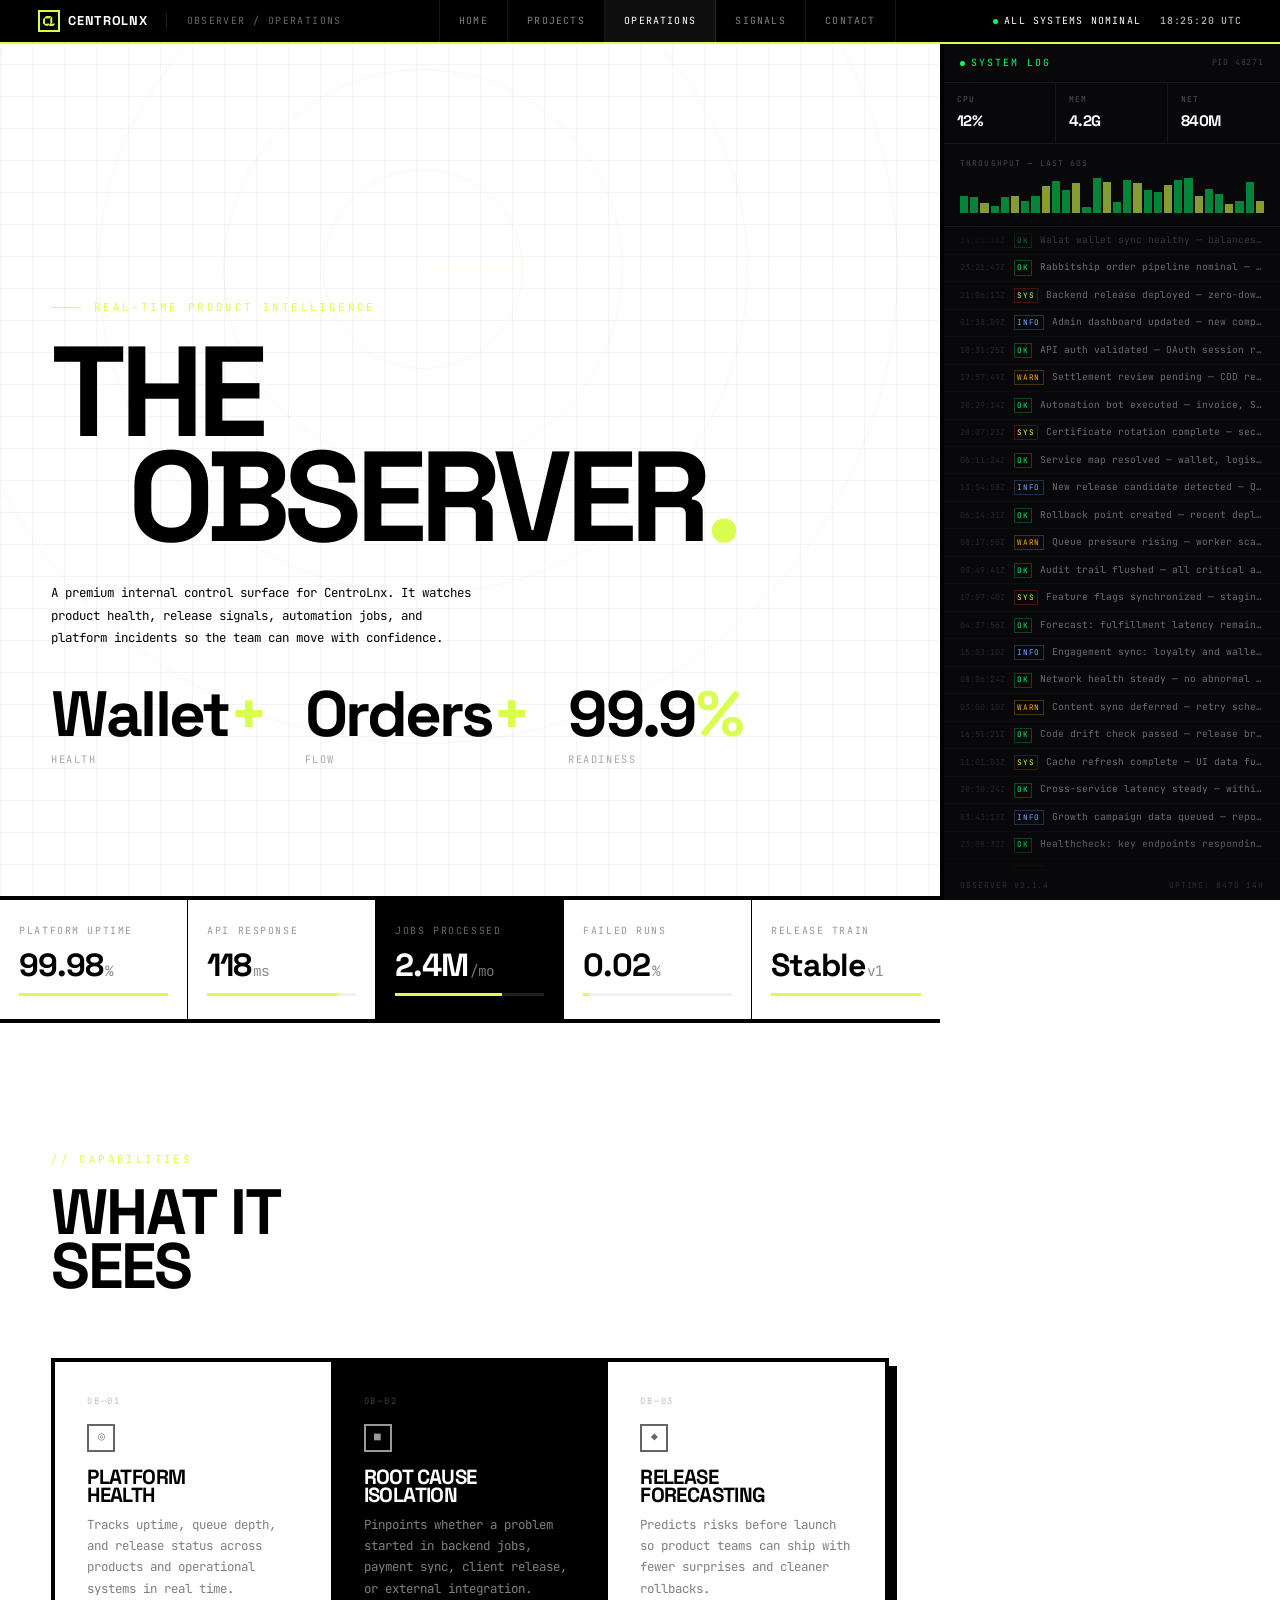
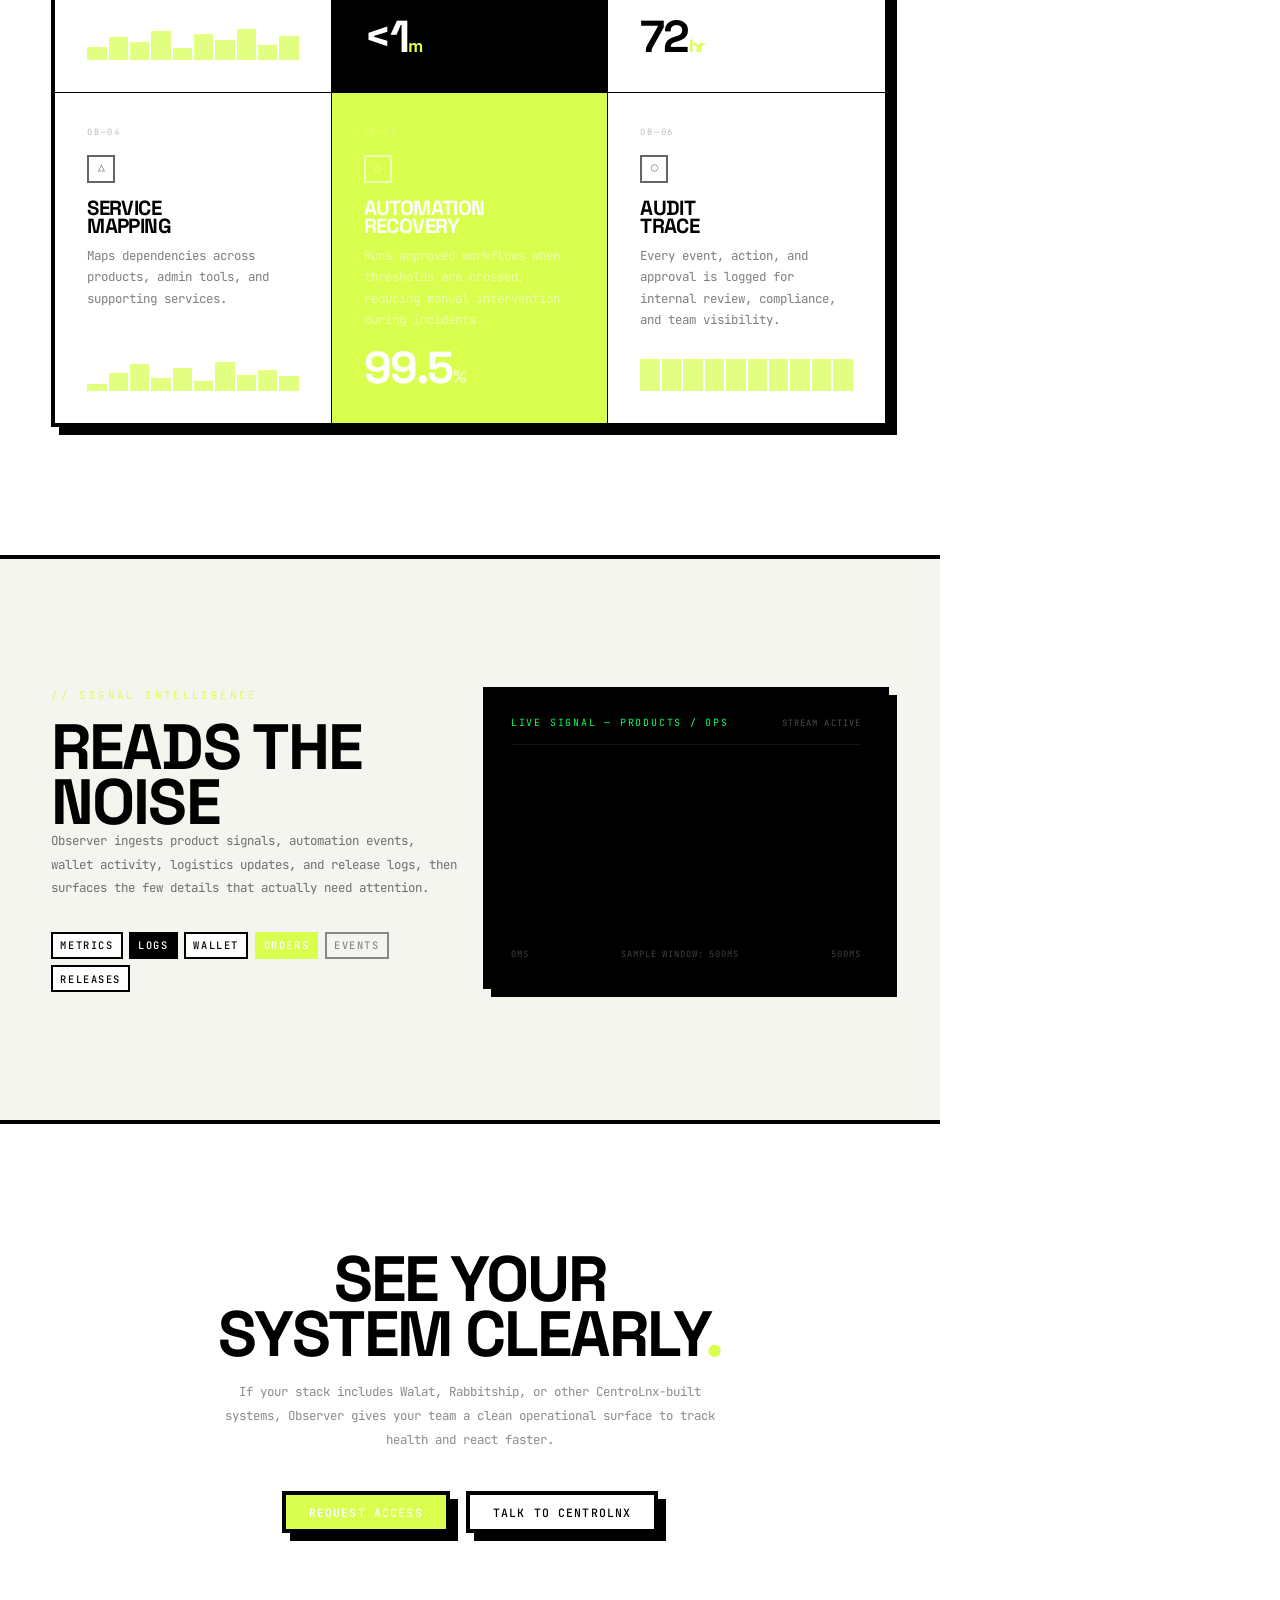
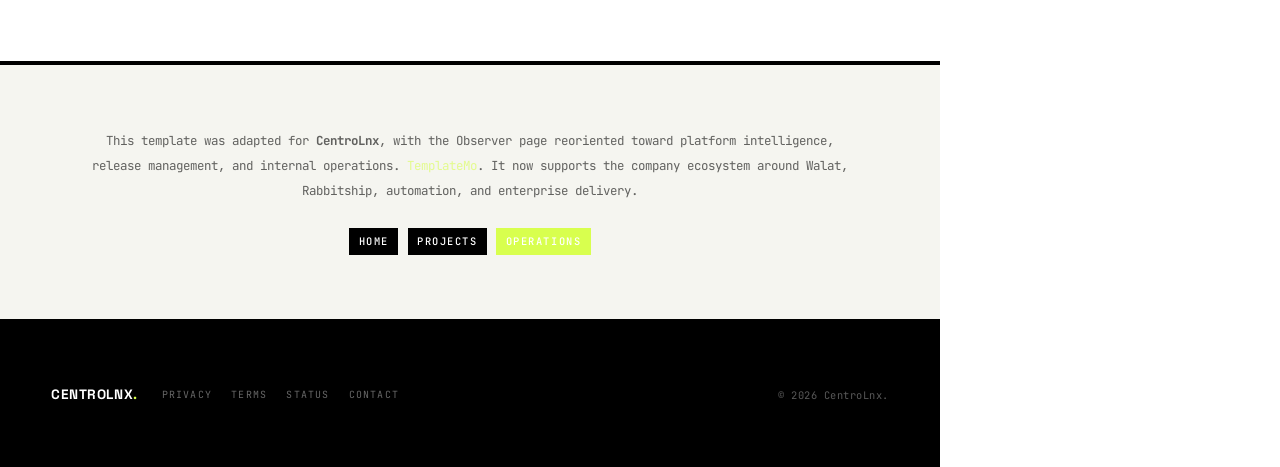
<file: the-observer.html>
<!DOCTYPE html>
<html lang="en">
<head>
<meta charset="UTF-8">
<meta name="viewport" content="width=device-width, initial-scale=1.0">
<title>CentroLnx Observer — Product Operations and Platform Intelligence</title>
<meta name="description" content="CentroLnx Observer tracks product health, automation pipelines, delivery status, and platform signals across SaaS and fintech systems.">
<meta name="keywords" content="CentroLnx Observer, platform intelligence, product operations, software monitoring, automation pipelines, SaaS health, fintech operations">
<meta name="author" content="CentroLnx">
<meta name="robots" content="index,follow,max-image-preview:large,max-snippet:-1,max-video-preview:-1">
<meta name="theme-color" content="#D8FF4E">
<link rel="canonical" href="the-observer.html">
<meta property="og:type" content="website">
<meta property="og:site_name" content="CentroLnx">
<meta property="og:title" content="CentroLnx Observer — Product Operations and Platform Intelligence">
<meta property="og:description" content="Monitor product health, release signals, automation jobs, and platform incidents in one premium internal view.">
<meta property="og:url" content="the-observer.html">
<meta name="twitter:card" content="summary_large_image">
<meta name="twitter:title" content="CentroLnx Observer — Product Operations and Platform Intelligence">
<meta name="twitter:description" content="Monitor product health, release signals, automation jobs, and platform incidents in one premium internal view.">
<link rel="icon" type="image/png" href="fav.png">
<link rel="shortcut icon" type="image/png" href="fav.png">
<link rel="preconnect" href="https://fonts.googleapis.com">
<link rel="preconnect" href="https://fonts.gstatic.com" crossorigin>
<link href="https://fonts.googleapis.com/css2?family=JetBrains+Mono:wght@300;400;500;700&family=Space+Grotesk:wght@400;700&display=swap" rel="stylesheet">
<link rel="stylesheet" href="css/templatemo-axis-industrial.css">
<link rel="stylesheet" href="css/templatemo-axis-the-observer.css">
<script type="application/ld+json">
{
    "@context": "https://schema.org",
    "@type": "WebPage",
    "name": "CentroLnx Observer",
    "url": "the-observer.html",
    "description": "Internal product operations and platform intelligence view for CentroLnx."
}
</script>

</head>
<body>

<!-- ====== HEADER ====== -->
<header class="header">
    <div class="header__inner">
        <div class="header__left">
            <a href="index.html" class="header__logo" aria-label="CentroLnx Home">
                <span class="header__logo-mark"><svg width="97" height="76" viewBox="0 0 97 76" fill="none" xmlns="http://www.w3.org/2000/svg">
<path d="M29.3947 0.00218594C29.6032 0.0641235 29.8815 0.077241 30.2298 0.0422645L33.3996 0.0561095L36.2771 0.0582955L39.312 0.0502789L42.1874 0.0546508L45.2442 0.0750536L50.1453 0.0546508L53.3493 0.0502789L56.025 0.0561095L61.5236 0.00583066C61.5841 0.0677682 61.7465 0.0816121 62.0118 0.0480929L65.1793 0.0663099L67.3508 0.0604814C67.3996 0.0604814 67.4397 0.100559 67.439 0.14938C67.439 0.172698 67.4295 0.195287 67.4135 0.211318L66.4305 1.18993L65.0263 2.59846L63.5274 4.08788L61.9958 5.63923L60.6317 7.04995L58.9951 8.65377C58.8071 8.79659 58.7087 8.91099 58.7007 8.99697L56.0578 11.6341L54.8212 12.8932L52.6155 15.0741L51.1968 15.096L48.1356 15.0836L45.113 15.0778L42.2158 15.088L39.2115 15.1004L36.0315 15.1062H33.358L30.1438 15.104L27.1861 15.0938L22.7871 15.1324L21.4252 15.1106L18.4369 15.0967L15.9514 15.0924C15.8887 15.0924 15.8377 15.1419 15.8363 15.2031L15.8282 15.8975L15.8486 18.9361L15.8443 21.7386L15.8363 24.8114L15.8443 27.6343L15.8399 30.7414L15.8501 31.2682L15.8377 36.5002L15.8333 39.4141L15.8392 42.4651L15.8574 43.4233L15.8312 48.2982L15.8355 51.1473L15.8173 54.2383L15.8392 57.0248L15.8129 60.0874C15.8115 60.169 15.8771 60.2353 15.958 60.2368H18.3509L21.4303 60.2324L24.3093 60.2266L27.7836 60.2426L30.1664 60.2266L33.377 60.263L36.299 60.2448L39.17 60.2404L42.1102 60.228L45.2741 60.2324L48.3105 60.2302L51.1028 60.2506L51.8657 60.1778L51.0241 61.1804L49.1375 63.1012L48.4875 63.8117L44.8252 67.4857L43.4713 68.8716L41.9499 70.4113L40.5195 71.8861L38.9841 73.4557L37.6769 74.8118C37.4117 75.1142 37.1828 75.335 36.989 75.4734C36.8367 75.5827 36.5955 75.617 36.2647 75.5762L33.1066 75.574L30.2276 75.5536L21.3196 75.5295C21.2722 75.3328 21.1112 75.147 20.835 74.9706L18.3028 72.4487L17.7483 71.9117L15.418 69.6498L14.6471 68.9095L12.3546 66.6761L11.505 65.8491L9.11422 63.5668L8.58592 63.0342L6.14049 60.6915L5.414 59.9854L3.19007 57.8708L2.21583 56.8703L0.30087 55.1171C0.123073 54.9123 0.0545768 54.5946 0.0953827 54.1625L0.101213 51.8505L0.0888249 48.2289L0.0968415 45.3332L0.0808105 40.9771L0.0910109 39.4353L0.0968415 36.4069L0.0990275 33.6146L0.0808105 29.1857L0.0990275 27.6948L0.104856 25.4775C0.104856 25.3201 0.167522 25.1685 0.278281 25.0556L24.1097 1.25988L24.2649 1.10832L25.2355 0.196014C25.293 0.142821 25.3674 0.111488 25.4453 0.109302L29.394 0V0.00218594H29.3947Z" fill="#D8FF4E"/>
<path d="M52.615 15.0744L67.6797 0.00976562H25.2365L15.9502 15.0926L52.615 15.0744Z" fill="#D8FF4E"/>
<path d="M25.2363 0.00976562L0 25.246H15.8363V15.2034L25.2363 0.00976562Z" fill="#D8FF4E"/>
<path d="M21.3196 75.5348L0.0808105 54.9512H15.8253L14.8795 61.3395L21.3196 75.5348Z" fill="#D8FF4E"/>
<path d="M51.8665 60.1816L37.4445 75.5888H33.6321V60.2611L51.8665 60.1816Z" fill="#D8FF4E"/>
<path d="M64.1164 60.2441L64.8349 60.2135L65.6058 60.2113L68.5577 60.2478L71.3405 60.2193L74.3594 60.2295L77.4206 60.2397L80.1787 60.2375L83.1531 60.2514L86.2944 60.2332L89.4984 60.2288L94.1736 60.215L95.3985 60.2288L96.4901 60.1924C96.6679 60.223 96.673 60.3206 96.5061 60.4853C96.0514 60.9305 95.663 61.3488 95.3395 61.7401C94.5139 62.46 93.7619 63.2455 93.0835 64.0966C92.9152 64.1331 92.7119 64.3101 92.4722 64.6271L88.2327 68.9146L86.4912 70.678L84.6957 72.5347L81.7905 75.4443C81.7103 75.5259 81.601 75.5711 81.4859 75.5711L80.0672 75.5769L77.3252 75.5726L74.3653 75.5769L71.4615 75.5667L68.4732 75.5806L65.6204 75.5849L62.6685 75.5769L59.6926 75.5813L56.8595 75.5711L54.0731 75.5791L51.0002 75.5747L48.1912 75.5791L45.1264 75.5733L44.4181 75.5871C44.3802 75.5871 44.3496 75.5565 44.3496 75.5186C44.3496 75.5004 44.3569 75.4829 44.3693 75.4705L44.8961 74.9561C45.0834 74.8111 45.192 74.6894 45.2233 74.591L47.8844 71.865L48.2437 71.516L51.1168 68.6268L53.6111 66.0743L54.057 65.6465L56.4945 63.1282L57.0169 62.6138C57.7391 61.8669 58.4568 61.1367 59.1702 60.4226C59.2445 60.3483 59.2758 60.2492 59.2649 60.1239L59.2365 57.0066L59.2547 54.226L59.2408 51.1327V48.3324L59.243 45.3543L59.251 42.4025L59.2452 39.4244L59.2591 36.4761L59.235 33.5971L59.243 30.6671L59.2328 27.6628L59.2372 24.6869L59.2416 21.8399L59.2357 18.8473V15.9901C59.2357 15.8852 59.2773 15.7861 59.3509 15.7139L73.8224 1.26282L74.1029 0.964068L74.8396 0.253608C74.8724 0.222275 74.9249 0.223002 74.9562 0.254335C74.9715 0.269638 74.9795 0.290041 74.9788 0.311901L74.9708 7.29117L75.0029 8.14664L74.9686 13.1046L74.981 15.9333L74.9686 21.8793L74.9868 24.7262L74.9766 27.7451L74.9628 30.5177L74.965 33.7297L74.9832 36.3384L74.973 39.5788L74.989 40.0751L74.9708 45.4002L74.9606 48.0716L74.9344 48.9795C74.9329 49.0458 74.9067 49.1099 74.86 49.1588L74.0607 50.0062L73.0799 51.0271L71.2137 52.8918L70.1564 53.9797L68.369 55.7671L67.1302 57.0343L64.0836 60.1581C64.0647 60.1778 64.0647 60.2099 64.0836 60.2288C64.0931 60.2383 64.107 60.2434 64.1201 60.2427" fill="#D8FF4E"/>
<path d="M63.7095 60.2078L96.9998 60.183L81.9242 75.5851H44.1453L59.2631 60.1211L63.8589 60.1779" fill="#D8FF4E"/>
<path d="M1.18191 25.2461H0V54.9491H1.18191V25.2461Z" fill="#D8FF4E"/>
</svg></span>
                CentroLnx
            </a>
            <span class="header__sep"></span>
            <span class="header__product">Observer / Operations</span>
        </div>
        <nav class="header__nav" id="headerNav">
            <a href="index.html">Home</a>
            <a href="landing-page.html">Projects</a>
            <a href="the-observer.html" class="active">Operations</a>
            <a href="#features">Signals</a>
            <a href="#deploy">Contact</a>
        </nav>
        <div class="header__right">
            <div class="header__status"><span class="header__status-dot"></span><span>All Systems Nominal</span></div>
            <div class="header__clock" id="utcClock">--:--:-- UTC</div>
        </div>
        <button class="header__burger" id="headerBurger" aria-label="Toggle navigation" aria-expanded="false"><span></span><span></span><span></span></button>
    </div>
</header>

<!-- ====== LAYOUT SHELL ====== -->
<div class="shell">
<main class="shell__main">

    <!-- ====== HERO ====== -->
    <section class="hero hero--radar">
        <div class="hero__grid" aria-hidden="true"></div>
        <div class="hero__rings" aria-hidden="true"><div class="hero__ring"></div><div class="hero__ring"></div><div class="hero__ring"></div><div class="hero__ring"></div></div>
        <div class="hero__label reveal">Real-Time Product Intelligence</div>
        <h1 class="hero__title"><span class="line">The</span><span class="line line--indent">Observer<span class="dot">.</span></span></h1>
        <div class="hero__bottom">
                <p class="hero__desc reveal">A premium internal control surface for CentroLnx. It watches product health, release signals, automation jobs, and platform incidents so the team can move with confidence.</p>
            <div class="hero__kpis reveal">
                <div><div class="hero__kpi-val">Wallet<span class="accent">+</span></div><div class="hero__kpi-label">Health</div></div>
                <div><div class="hero__kpi-val">Orders<span class="accent">+</span></div><div class="hero__kpi-label">Flow</div></div>
                <div><div class="hero__kpi-val">99.9<span class="accent">%</span></div><div class="hero__kpi-label">Readiness</div></div>
            </div>
        </div>
    </section>

    <!-- ====== METRICS RIBBON ====== -->
    <section class="ribbon reveal">
        <div class="ribbon__cell"><div class="ribbon__label">Platform Uptime</div><div class="ribbon__value">99.98<span class="ribbon__unit">%</span></div><div class="bar-track"><div class="bar-track__fill" style="width:99.8%"></div></div></div>
        <div class="ribbon__cell"><div class="ribbon__label">API Response</div><div class="ribbon__value">118<span class="ribbon__unit">ms</span></div><div class="bar-track"><div class="bar-track__fill" style="width:88%"></div></div></div>
        <div class="ribbon__cell"><div class="ribbon__label">Jobs Processed</div><div class="ribbon__value">2.4M<span class="ribbon__unit">/mo</span></div><div class="bar-track"><div class="bar-track__fill" style="width:72%"></div></div></div>
        <div class="ribbon__cell"><div class="ribbon__label">Failed Runs</div><div class="ribbon__value">0.02<span class="ribbon__unit">%</span></div><div class="bar-track"><div class="bar-track__fill" style="width:4%"></div></div></div>
        <div class="ribbon__cell"><div class="ribbon__label">Release Train</div><div class="ribbon__value">Stable<span class="ribbon__unit">v1</span></div><div class="bar-track"><div class="bar-track__fill" style="width:100%"></div></div></div>
    </section>

    <!-- ====== FEATURES GRID ====== -->
    <section class="section" id="features">
        <div class="section__header reveal"><div class="section__eyebrow">// Capabilities</div><h2 class="section__title">What It<br>Sees</h2></div>
        <div class="features__grid">
            <div class="feat-card reveal"><div><div class="feat-card__id">OB—01</div><div class="feat-card__icon">◎</div><h3 class="feat-card__title">Platform<br>Health</h3><p class="feat-card__text">Tracks uptime, queue depth, and release status across products and operational systems in real time.</p></div><div class="spark"><span class="spark__bar" style="height:40%"></span><span class="spark__bar" style="height:70%"></span><span class="spark__bar" style="height:55%"></span><span class="spark__bar" style="height:90%"></span><span class="spark__bar" style="height:35%"></span><span class="spark__bar" style="height:80%"></span><span class="spark__bar" style="height:60%"></span><span class="spark__bar" style="height:95%"></span><span class="spark__bar" style="height:45%"></span><span class="spark__bar" style="height:75%"></span></div></div>
            <div class="feat-card feat-card--dark reveal"><div><div class="feat-card__id">OB—02</div><div class="feat-card__icon">■</div><h3 class="feat-card__title">Root Cause<br>Isolation</h3><p class="feat-card__text">Pinpoints whether a problem started in backend jobs, payment sync, client release, or external integration.</p></div><div class="feat-card__stat">&lt;1<span class="accent" style="font-size:0.4em">m</span></div></div>
            <div class="feat-card reveal"><div><div class="feat-card__id">OB—03</div><div class="feat-card__icon">◆</div><h3 class="feat-card__title">Release<br>Forecasting</h3><p class="feat-card__text">Predicts risks before launch so product teams can ship with fewer surprises and cleaner rollbacks.</p></div><div class="feat-card__stat">72<span class="accent" style="font-size:0.4em">hr</span></div></div>
            <div class="feat-card reveal"><div><div class="feat-card__id">OB—04</div><div class="feat-card__icon">△</div><h3 class="feat-card__title">Service<br>Mapping</h3><p class="feat-card__text">Maps dependencies across products, admin tools, and supporting services.</p></div><div class="spark"><span class="spark__bar" style="height:20%"></span><span class="spark__bar" style="height:55%"></span><span class="spark__bar" style="height:85%"></span><span class="spark__bar" style="height:40%"></span><span class="spark__bar" style="height:70%"></span><span class="spark__bar" style="height:30%"></span><span class="spark__bar" style="height:90%"></span><span class="spark__bar" style="height:50%"></span><span class="spark__bar" style="height:65%"></span><span class="spark__bar" style="height:45%"></span></div></div>
            <div class="feat-card feat-card--safety reveal"><div><div class="feat-card__id">OB—05</div><div class="feat-card__icon">⌂</div><h3 class="feat-card__title">Automation<br>Recovery</h3><p class="feat-card__text">Runs approved workflows when thresholds are crossed, reducing manual intervention during incidents.</p></div><div class="feat-card__stat">99.5<span style="font-size:0.4em;opacity:0.7">%</span></div></div>
            <div class="feat-card reveal"><div><div class="feat-card__id">OB—06</div><div class="feat-card__icon">◯</div><h3 class="feat-card__title">Audit<br>Trace</h3><p class="feat-card__text">Every event, action, and approval is logged for internal review, compliance, and team visibility.</p></div><div class="spark"><span class="spark__bar" style="height:100%"></span><span class="spark__bar" style="height:100%"></span><span class="spark__bar" style="height:100%"></span><span class="spark__bar" style="height:100%"></span><span class="spark__bar" style="height:100%"></span><span class="spark__bar" style="height:100%"></span><span class="spark__bar" style="height:100%"></span><span class="spark__bar" style="height:100%"></span><span class="spark__bar" style="height:100%"></span><span class="spark__bar" style="height:100%"></span></div></div>
        </div>
    </section>

    <!-- ====== SIGNAL SECTION ====== -->
    <section class="section section--surface" id="signal">
        <div class="signal__inner">
            <div class="reveal">
                <div class="section__eyebrow">// Signal Intelligence</div>
                <h2 class="section__title">Reads the<br>Noise</h2>
                <p class="signal__text">Observer ingests product signals, automation events, wallet activity, logistics updates, and release logs, then surfaces the few details that actually need attention.</p>
                <div class="signal__tags"><span class="tag">Metrics</span><span class="tag tag--filled">Logs</span><span class="tag">Wallet</span><span class="tag tag--safety">Orders</span><span class="tag tag--ghost">Events</span><span class="tag">Releases</span></div>
            </div>
            <div class="signal__viz reveal">
                <div class="signal__viz-header"><div class="signal__viz-title">Live Signal — products / ops</div><div class="signal__viz-status">Stream Active</div></div>
                <div class="signal__viz-canvas"><div class="signal__viz-bars" id="waveformBars"></div></div>
                <div class="signal__viz-footer"><span>0ms</span><span>Sample Window: 500ms</span><span>500ms</span></div>
            </div>
        </div>
    </section>

    <!-- ====== CTA ====== -->
    <section class="section cta" id="deploy">
        <div class="reveal">
            <h2 class="cta__title">See Your<br>System Clearly<span class="accent">.</span></h2>
            <p class="cta__text">If your stack includes Walat, Rabbitship, or other CentroLnx-built systems, Observer gives your team a clean operational surface to track health and react faster.</p>
            <div class="cta__actions"><button class="btn btn--primary">Request Access</button><button class="btn btn--ghost">Talk to CentroLnx</button></div>
        </div>
    </section>

    <!-- ====== ABOUT THIS TEMPLATE ====== -->
    <section class="about">
        <div class="about__inner">
            <p class="about__text">
                This template was adapted for <strong>CentroLnx</strong>, with the Observer page reoriented toward platform intelligence, release management, and internal operations.
                <a href="https://templatemo.com/tm-619-axis-industrial" target="_blank" rel="noopener" style="color:var(--safety)">TemplateMo</a>.
                It now supports the company ecosystem around Walat, Rabbitship, automation, and enterprise delivery.
            </p>
            <div class="about__links">
                <a href="index.html" class="tag tag--filled">Home</a>
                <a href="landing-page.html" class="tag tag--filled">Projects</a>
                <a href="the-observer.html" class="tag tag--safety">Operations</a>
            </div>
        </div>
    </section>

    <!-- ====== FOOTER ====== -->
    <footer class="footer footer--compact">
        <div class="footer__inner">
            <div class="footer__left">
                <span class="footer__logo font-display">CentroLnx<span class="accent">.</span></span>
                <div class="footer__links"><a href="#">Privacy</a><a href="#">Terms</a><a href="#">Status</a><a href="#">Contact</a></div>
            </div>
            <span class="footer__copy">&copy; 2026 CentroLnx.</span>
        </div>
    </footer>

</main>

<!-- ====== TERMINAL SIDEBAR ====== -->
<aside class="sidebar" id="sidebar">
    <div class="sidebar__header"><div class="sidebar__title">System Log</div><div class="sidebar__meta">PID 48271</div></div>
    <div class="sidebar__stats">
        <div class="sidebar__stat"><div class="sidebar__stat-label">CPU</div><div class="sidebar__stat-val" id="cpuVal">12%</div></div>
        <div class="sidebar__stat"><div class="sidebar__stat-label">MEM</div><div class="sidebar__stat-val" id="memVal">4.2G</div></div>
        <div class="sidebar__stat"><div class="sidebar__stat-label">NET</div><div class="sidebar__stat-val" id="netVal">840M</div></div>
    </div>
    <div class="sidebar__chart"><div class="sidebar__chart-title">Throughput — Last 60s</div><div class="sidebar__chart-bars" id="throughputChart"></div></div>
    <div class="sidebar__log"><div class="sidebar__log-scroll"><div class="sidebar__log-track" id="logTrack"></div></div></div>
    <div class="sidebar__footer"><span>Observer v2.1.4</span><span id="sidebarUptime">Uptime: 847d 14h</span></div>
</aside>
</div>

<button class="sidebar-toggle" id="sidebarToggle" aria-label="Toggle terminal">&gt;_</button>

<script src="js/templatemo-axis-script.js"></script>
<script>
/* ---- Observer Page — Specific Scripts ---- */
(function () {
    /* Sidebar toggle (mobile) */
    var sb = document.getElementById('sidebar');
    var sbBtn = document.getElementById('sidebarToggle');
    sbBtn.addEventListener('click', function () {
        sb.classList.toggle('open');
        sbBtn.textContent = sb.classList.contains('open') ? '✕' : '>_';
    });

    /* Generate waveform bars */
    var wave = document.getElementById('waveformBars');
    for (var i = 0; i < 64; i++) {
        var b = document.createElement('div');
        b.className = 'signal__viz-bar';
        b.style.animationDelay = -(i * 0.07) + 's';
        b.style.animationDuration = (1.2 + Math.random() * 1.2) + 's';
        wave.appendChild(b);
    }

    /* Generate throughput chart */
    var chart = document.getElementById('throughputChart');
    for (var i = 0; i < 30; i++) {
        var c = document.createElement('div');
        c.className = 'sidebar__chart-col';
        c.style.height = (15 + Math.random() * 85) + '%';
        chart.appendChild(c);
    }

    /* Generate log entries */
    var track = document.getElementById('logTrack');
    var logs = [
        { t: 'ok',   m: 'Walat wallet sync healthy — balances aligned across services' },
        { t: 'ok',   m: 'Rabbitship order pipeline nominal — pickup to delivery on track' },
        { t: 'sys',  m: 'Backend release deployed — zero-downtime switch completed' },
        { t: 'info', m: 'Admin dashboard updated — new component set published' },
        { t: 'ok',   m: 'API auth validated — OAuth session refresh stable' },
        { t: 'warn', m: 'Settlement review pending — COD reconciliation queued' },
        { t: 'ok',   m: 'Automation bot executed — invoice, SMS, and email flows completed' },
        { t: 'sys',  m: 'Certificate rotation complete — secure channels active' },
        { t: 'ok',   m: 'Service map resolved — wallet, logistics, and marketing modules linked' },
        { t: 'info', m: 'New release candidate detected — QA branch ready for review' },
        { t: 'ok',   m: 'Rollback point created — recent deploy recoverable in one step' },
        { t: 'warn', m: 'Queue pressure rising — worker scaling scheduled automatically' },
        { t: 'ok',   m: 'Audit trail flushed — all critical actions recorded' },
        { t: 'sys',  m: 'Feature flags synchronized — staging and production aligned' },
        { t: 'ok',   m: 'Forecast: fulfillment latency remains within target window' },
        { t: 'info', m: 'Engagement sync: loyalty and wallet events pushed to analytics' },
        { t: 'ok',   m: 'Network health steady — no abnormal packet drops detected' },
        { t: 'warn', m: 'Content sync deferred — retry scheduled in background' },
        { t: 'ok',   m: 'Code drift check passed — release branch consistent' },
        { t: 'sys',  m: 'Cache refresh complete — UI data fully updated' },
        { t: 'ok',   m: 'Cross-service latency steady — within operating bounds' },
        { t: 'info', m: 'Growth campaign data queued — reporting pipeline ready' },
        { t: 'ok',   m: 'Healthcheck: key endpoints responding — nominal' },
        { t: 'warn', m: 'Payment retry detected — monitoring settlement outcome' },
        { t: 'ok',   m: 'Rate limiter tuned — request volume absorbed cleanly' },
        { t: 'sys',  m: 'Config refresh applied — platform thresholds updated' },
        { t: 'ok',   m: 'Tracing indexed — product flows visible end to end' },
        { t: 'info', m: 'Next release scheduled — product roadmap synchronized' },
    ];

    function ts() {
        return String(Math.floor(Math.random()*24)).padStart(2,'0') + ':' +
               String(Math.floor(Math.random()*60)).padStart(2,'0') + ':' +
               String(Math.floor(Math.random()*60)).padStart(2,'0') + 'Z';
    }

    var html = '';
    for (var p = 0; p < 2; p++) {
        logs.forEach(function (e) {
            html += '<div class="sidebar__log-entry"><span class="sidebar__log-time">' + ts() +
                '</span><span class="sidebar__log-tag log-' + e.t + '">' + e.t.toUpperCase() +
                '</span><span class="sidebar__log-msg">' + e.m + '</span></div>';
        });
    }
    track.innerHTML = html;

    /* Live stats */
    var cpu = document.getElementById('cpuVal');
    var mem = document.getElementById('memVal');
    var net = document.getElementById('netVal');
    setInterval(function () {
        cpu.textContent = (8 + Math.random() * 18).toFixed(0) + '%';
        mem.textContent = (3.8 + Math.random() * 1.4).toFixed(1) + 'G';
        net.textContent = (700 + Math.random() * 400).toFixed(0) + 'M';
    }, 2500);

    /* Throughput chart refresh */
    setInterval(function () {
        var cols = chart.children;
        for (var i = 0; i < cols.length; i++) cols[i].style.height = (15 + Math.random() * 85) + '%';
    }, 3000);
})();
</script>
</body>
</html>
</file>
<file: css/templatemo-axis-industrial.css>
/*

TemplateMo 619 Axis Industrial

https://templatemo.com/tm-619-axis-industrial

*/

/* ============================================================
   AXIS INDUSTRIAL — COMMON CSS
   ============================================================
   1. RESET & VARIABLES
   2. BASE TYPOGRAPHY
   3. UTILITY CLASSES
   4. BUTTONS
   5. HEADER / NAV
   6. HERO (BASE)
   7. SECTION SHARED
   8. BENTO / SPEC CARD BASE
   9. TICKER
   10. FOOTER
   11. SCROLL REVEAL
   12. RESPONSIVE — BASE
   ============================================================ */

/* ----- 1. RESET & VARIABLES ----- */
*, *::before, *::after {
    margin: 0;
    padding: 0;
    box-sizing: border-box;
}

:root {
    /* Palette */
    --base: #FFFFFF;
    --ink: #000000;
    --safety: #D8FF4E;
    --muted: #888888;
    --surface: #F5F5F0;
    --term-bg: #08080A;
    --term-green: #00FF66;
    --term-amber: #FFAA00;

    /* Borders & Shadows */
    --border: 4px solid var(--ink);
    --border-thin: 1px solid var(--ink);
    --border-hair: 1px solid rgba(0,0,0,0.10);
    --shadow: 8px 8px 0px var(--ink);
    --shadow-safety: 8px 8px 0px var(--safety);
    --shadow-hover: 4px 4px 0px var(--ink);

    /* Type Scale */
    --fs-hero: clamp(4rem, 14vw, 14rem);
    --fs-h1: clamp(2.4rem, 5vw, 5rem);
    --fs-h2: clamp(1.6rem, 3vw, 3rem);
    --fs-h3: clamp(1.1rem, 1.6vw, 1.5rem);
    --fs-body: clamp(0.9rem, 1.1vw, 1.1rem);
    --fs-data: clamp(0.78rem, 0.9vw, 0.95rem);
    --fs-micro: 0.62rem;
    --fs-ticker: clamp(1.4rem, 2.5vw, 2.5rem);
    --fs-stat: clamp(2.4rem, 5vw, 4.5rem);
    --fs-spec-val: clamp(2rem, 4vw, 3.5rem);

    /* Spacing */
    --gap: clamp(1rem, 2vw, 2rem);
    --section-pad: clamp(4rem, 10vw, 10rem) clamp(1rem, 4vw, 4rem);

    /* Layout */
    --cols: 12;
    --header-h: 44px;
}

html {
    scroll-behavior: smooth;
    -webkit-text-size-adjust: 100%;
}

body {
    font-family: 'JetBrains Mono', monospace;
    font-weight: 400;
    font-size: var(--fs-body);
    line-height: 1.6;
    color: var(--ink);
    background-color: var(--base);
    overflow-x: hidden;
}

img { max-width: 100%; display: block; }
a { color: inherit; text-decoration: none; }
ul { list-style: none; }

::selection {
    background: var(--safety);
    color: var(--base);
}


/* ----- 2. BASE TYPOGRAPHY ----- */
h1, h2, h3, h4, h5, h6,
.font-display {
    font-family: 'Space Grotesk', sans-serif;
    font-weight: 700;
    text-transform: uppercase;
    line-height: 0.85;
    letter-spacing: -0.03em;
}


/* ----- 3. UTILITY CLASSES ----- */
.container {
    width: 100%;
    max-width: 1440px;
    margin: 0 auto;
    padding-inline: clamp(1rem, 4vw, 4rem);
}

.grid-12 {
    display: grid;
    grid-template-columns: repeat(var(--cols), 1fr);
    gap: var(--gap);
}

.accent { color: var(--safety); }

.tag {
    display: inline-block;
    font-family: 'JetBrains Mono', monospace;
    font-size: 0.65rem;
    font-weight: 500;
    text-transform: uppercase;
    letter-spacing: 0.15em;
    padding: 0.3em 0.7em;
    border: 2px solid var(--ink);
    background: var(--base);
}

.tag--filled {
    background: var(--ink);
    color: var(--base);
}

.tag--safety {
    background: var(--safety);
    color: var(--base);
    border-color: var(--safety);
}

.tag--ghost {
    border-color: var(--muted);
    color: var(--muted);
    background: transparent;
}


/* ----- 4. BUTTONS ----- */
.btn {
    font-family: 'JetBrains Mono', monospace;
    font-size: 0.72rem;
    font-weight: 500;
    text-transform: uppercase;
    letter-spacing: 0.1em;
    padding: 0.8em 2em;
    border: var(--border);
    cursor: pointer;
    transition: none;
    display: inline-block;
    text-align: center;
}

.btn--primary {
    background: var(--safety);
    color: var(--base);
    box-shadow: var(--shadow);
}

.btn--primary:hover {
    transform: translate(-4px, -4px);
    box-shadow: 12px 12px 0px var(--ink);
}

.btn--primary:active {
    transform: translate(4px, 4px);
    box-shadow: 0 0 0 var(--ink);
}

.btn--ghost {
    background: var(--base);
    color: var(--ink);
    box-shadow: var(--shadow);
}

.btn--ghost:hover {
    background: var(--ink);
    color: var(--base);
    transform: translate(-4px, -4px);
    box-shadow: 12px 12px 0px var(--ink);
}


/* ----- 5. HEADER / NAV ----- */
.header {
    position: fixed;
    top: 0;
    left: 0;
    width: 100%;
    height: var(--header-h);
    z-index: 1000;
    background: var(--ink);
    color: var(--base);
    border-bottom: 2px solid var(--safety);
    display: flex;
    align-items: center;
    padding: 0 clamp(1rem, 3vw, 3rem);
}

.header__inner {
    width: 100%;
    max-width: 1440px;
    margin: 0 auto;
    display: flex;
    align-items: center;
    justify-content: space-between;
    gap: 1rem;
}

.header__left {
    display: flex;
    align-items: center;
    gap: 1.2rem;
}

.header__logo {
    font-family: 'Space Grotesk', sans-serif;
    font-weight: 700;
    font-size: 0.8rem;
    text-transform: uppercase;
    letter-spacing: 0.05em;
    display: flex;
    align-items: center;
    gap: 0.5rem;
    white-space: nowrap;
}

.header__logo-mark {
    width: 22px;
    height: 22px;
    border: 2px solid var(--safety);
    display: flex;
    align-items: center;
    justify-content: center;
    flex-shrink: 0;
}

.header__logo-mark svg {
    width: 12px;
    height: 12px;
}

.header__sep {
    width: 1px;
    height: 16px;
    background: rgba(255,255,255,0.12);
}

.header__product {
    font-size: var(--fs-micro);
    letter-spacing: 0.14em;
    text-transform: uppercase;
    opacity: 0.4;
}

/* Light-switch nav cells */
.header__nav {
    display: flex;
    align-items: stretch;
    height: var(--header-h);
    border-left: 1px solid rgba(255,255,255,0.10);
}

.header__nav a {
    font-family: 'JetBrains Mono', monospace;
    font-size: var(--fs-micro);
    text-transform: uppercase;
    letter-spacing: 0.12em;
    padding: 0 1.2rem;
    display: flex;
    align-items: center;
    border-right: 1px solid rgba(255,255,255,0.10);
    color: rgba(255,255,255,0.5);
    transition: background 0s, color 0s;
}

.header__nav a:hover {
    background: var(--safety);
    color: var(--base);
}

/* Active page highlight */
.header__nav a.active {
    background: rgba(255,255,255,0.06);
    color: var(--base);
}

.header__right {
    display: flex;
    align-items: center;
    gap: 1.2rem;
}

.header__status {
    display: flex;
    align-items: center;
    gap: 0.4rem;
    font-size: var(--fs-micro);
    text-transform: uppercase;
    letter-spacing: 0.12em;
}

.header__status-dot {
    width: 5px;
    height: 5px;
    border-radius: 50%;
    background: var(--term-green);
    animation: pulse 2s ease-in-out infinite;
}

@keyframes pulse {
    0%, 100% { opacity: 1; }
    50% { opacity: 0.4; }
}

.header__clock {
    font-family: 'JetBrains Mono', monospace;
    font-size: var(--fs-micro);
    font-weight: 500;
    letter-spacing: 0.08em;
    opacity: 0.7;
    min-width: 7em;
    text-align: right;
}

.header__burger {
    display: none;
    flex-direction: column;
    gap: 4px;
    cursor: pointer;
    background: none;
    border: none;
    padding: 4px;
}

.header__burger span {
    width: 22px;
    height: 2px;
    background: var(--base);
    transition: transform 0.3s, opacity 0.3s;
}


/* ----- 6. HERO (BASE) ----- */
.hero {
    min-height: 100vh;
    min-height: 100svh;
    display: flex;
    flex-direction: column;
    justify-content: flex-end;
    padding: var(--section-pad);
    padding-top: calc(var(--header-h) + 4rem);
    position: relative;
    overflow: hidden;
    border-bottom: var(--border);
}

.hero--center {
    justify-content: center;
    align-items: center;
    text-align: center;
}

.hero__grid {
    position: absolute;
    inset: 0;
    background-image:
        linear-gradient(rgba(0,0,0,0.045) 1px, transparent 1px),
        linear-gradient(90deg, rgba(0,0,0,0.045) 1px, transparent 1px);
    background-size: 40px 40px;
    pointer-events: none;
}

.hero__label {
    font-family: 'JetBrains Mono', monospace;
    font-size: 0.68rem;
    text-transform: uppercase;
    letter-spacing: 0.22em;
    color: var(--safety);
    margin-bottom: 1.5rem;
    display: flex;
    align-items: center;
    gap: 0.8rem;
    position: relative;
    z-index: 1;
}

.hero__label::before {
    content: '';
    width: 30px;
    height: 1px;
    background: var(--safety);
}

.hero__title {
    font-size: var(--fs-hero);
    line-height: 0.82;
    letter-spacing: -0.05em;
    position: relative;
    z-index: 1;
    margin-bottom: 2rem;
    animation: heroRotate linear both;
    animation-timeline: scroll();
    animation-range: 0vh 55vh;
}

@keyframes heroRotate {
    from { transform: rotate(0deg); opacity: 1; }
    to   { transform: rotate(-2.5deg) translateY(-20px); opacity: 0.25; }
}

.hero__title .line { display: block; }
.hero__title .line--indent { padding-left: clamp(1rem, 6vw, 6rem); }
.hero__title .dot,
.hero__title .accent-dot { color: var(--safety); }

.hero__bottom {
    display: flex;
    align-items: flex-end;
    justify-content: space-between;
    gap: 2rem;
    flex-wrap: wrap;
    position: relative;
    z-index: 1;
}

.hero__desc {
    max-width: 420px;
    font-size: var(--fs-data);
    line-height: 1.8;
    opacity: 0.55;
    position: relative;
    z-index: 1;
}

.hero__stats,
.hero__kpis {
    display: flex;
    gap: clamp(1.5rem, 3vw, 3.5rem);
}

.hero__stat-num,
.hero__kpi-val {
    font-family: 'Space Grotesk', sans-serif;
    font-weight: 700;
    font-size: var(--fs-stat);
    line-height: 1;
    letter-spacing: -0.04em;
}

.hero__stat-label,
.hero__kpi-label {
    font-size: 0.65rem;
    text-transform: uppercase;
    letter-spacing: 0.15em;
    opacity: 0.35;
    margin-top: 0.35rem;
}

.hero__scroll-cue {
    position: absolute;
    right: clamp(1rem, 2vw, 4rem);
    bottom: clamp(2rem, 4vw, 4rem);
    writing-mode: vertical-rl;
    font-size: 0.65rem;
    text-transform: uppercase;
    letter-spacing: 0.2em;
    opacity: 0.4;
    display: flex;
    align-items: center;
    gap: 0.8rem;
}

.hero__scroll-cue::after {
    content: '';
    width: 1px;
    height: 50px;
    background: var(--ink);
    animation: scrollPulse 2s ease-in-out infinite;
}

@keyframes scrollPulse {
    0%, 100% { opacity: 0.3; transform: scaleY(0.5); }
    50% { opacity: 1; transform: scaleY(1); }
}


/* ----- 7. SECTION SHARED ----- */
.section {
    padding: var(--section-pad);
    border-bottom: var(--border);
}

.section--surface {
    background: var(--surface);
}

.section__eyebrow {
    font-family: 'JetBrains Mono', monospace;
    font-size: 0.68rem;
    text-transform: uppercase;
    letter-spacing: 0.22em;
    color: var(--safety);
    margin-bottom: 1rem;
}

.section__title {
    font-size: var(--fs-h1);
}

.section__header {
    margin-bottom: clamp(2.5rem, 5vw, 5rem);
}


/* ----- 8. BENTO / SPEC CARD BASE ----- */
.bento-card {
    border: var(--border);
    box-shadow: var(--shadow);
    padding: clamp(1.2rem, 2vw, 2rem);
    background: var(--base);
    position: relative;
    display: grid;
    grid-template-rows: auto 1fr auto;
    transition: none;
    cursor: default;
    overflow: hidden;
}

.bento-card:hover {
    transform: translate(-4px, -4px);
    box-shadow: 12px 12px 0px var(--ink);
}

.bento-card--dark {
    background: var(--ink);
    color: var(--base);
    box-shadow: var(--shadow-safety);
}

.bento-card--dark:hover {
    box-shadow: 12px 12px 0px var(--safety);
}

.bento-card--safety {
    background: var(--safety);
    color: var(--base);
}

.bento-card--safety:hover {
    box-shadow: 12px 12px 0px var(--ink);
}

.bento-card__number {
    font-family: 'Space Grotesk', sans-serif;
    font-weight: 700;
    font-size: 0.72rem;
    text-transform: uppercase;
    letter-spacing: 0.1em;
    opacity: 0.3;
    margin-bottom: 1rem;
}

.bento-card__title {
    font-size: var(--fs-h3);
    margin-bottom: 0.6rem;
    line-height: 0.9;
}

.bento-card__text {
    font-size: var(--fs-data);
    line-height: 1.7;
    opacity: 0.55;
}

.bento-card__stat {
    font-family: 'Space Grotesk', sans-serif;
    font-weight: 700;
    font-size: clamp(2.5rem, 5vw, 4rem);
    line-height: 1;
    letter-spacing: -0.04em;
    align-self: end;
}

/* Mini bar chart inside cards */
.bar-chart {
    display: flex;
    align-items: flex-end;
    gap: 4px;
    height: 60px;
    margin-top: 1rem;
}

.bar-chart__col {
    flex: 1;
    background: var(--safety);
    min-height: 4px;
    border: 2px solid var(--ink);
}

.bento-card--dark .bar-chart__col {
    border-color: var(--safety);
}

/* Sparkline bars */
.spark {
    display: flex;
    align-items: flex-end;
    gap: 2px;
    height: 32px;
    margin-top: 1rem;
}

.spark__bar {
    flex: 1;
    background: var(--safety);
    min-height: 2px;
    opacity: 0.7;
}

/* Progress bar track */
.bar-track {
    width: 100%;
    height: 4px;
    background: rgba(0,0,0,0.06);
    margin-top: 0.8rem;
    overflow: hidden;
}

.bar-track--dark,
.bento-card--dark .bar-track {
    background: rgba(255,255,255,0.12);
}

.bar-track__fill {
    height: 100%;
    background: var(--safety);
    transition: width 0.8s ease;
}

.bento-card--safety .bar-track {
    background: rgba(255,255,255,0.2);
}

.bento-card--safety .bar-track__fill {
    background: var(--base);
}


/* ----- 9. TICKER ----- */
.ticker {
    border-bottom: var(--border);
    background: var(--ink);
    color: var(--base);
    overflow: hidden;
    padding: 1.2rem 0;
}

.ticker--safety {
    background: var(--safety);
}

.ticker--safety .ticker__item::after {
    background: var(--base);
}

.ticker__track {
    display: flex;
    width: max-content;
    animation: tickerScroll 20s linear infinite;
}

.ticker--reverse .ticker__track {
    animation-direction: reverse;
    animation-duration: 28s;
}

.ticker__item {
    font-family: 'Space Grotesk', sans-serif;
    font-weight: 700;
    font-size: var(--fs-ticker);
    text-transform: uppercase;
    letter-spacing: -0.02em;
    white-space: nowrap;
    padding: 0 2rem;
    display: flex;
    align-items: center;
    gap: 2rem;
}

.ticker__item::after {
    content: '';
    width: 12px;
    height: 12px;
    background: var(--safety);
    flex-shrink: 0;
}

@keyframes tickerScroll {
    0% { transform: translateX(0); }
    100% { transform: translateX(-50%); }
}


/* ----- 10. FOOTER ----- */
.footer {
    background: var(--ink);
    color: var(--base);
    padding: clamp(2.5rem, 5vw, 4rem) clamp(1rem, 4vw, 4rem);
}

.footer__inner {
    max-width: 1440px;
    margin: 0 auto;
}

/* Footer — Compact (landing / observer) */
.footer--compact .footer__inner {
    display: flex;
    justify-content: space-between;
    align-items: center;
    flex-wrap: wrap;
    gap: 1rem;
}

.footer__left {
    display: flex;
    align-items: center;
    gap: 1.5rem;
    flex-wrap: wrap;
}

.footer__logo {
    font-family: 'Space Grotesk', sans-serif;
    font-weight: 700;
    font-size: 0.85rem;
    text-transform: uppercase;
    letter-spacing: 0.04em;
}

.footer__links {
    display: flex;
    gap: 1.2rem;
}

.footer__links a {
    font-size: var(--fs-micro);
    text-transform: uppercase;
    letter-spacing: 0.12em;
    opacity: 0.4;
    transition: opacity 0.2s, color 0.2s;
}

.footer__links a:hover {
    opacity: 1;
    color: var(--safety);
}

/* Footer — Full (index page) */
.footer__top {
    display: grid;
    grid-template-columns: repeat(12, 1fr);
    gap: var(--gap);
    padding-bottom: clamp(3rem, 6vw, 6rem);
    border-bottom: 1px solid rgba(255,255,255,0.12);
}

.footer__brand {
    grid-column: span 5;
}

.footer__brand-name {
    font-size: var(--fs-h2);
    margin-bottom: 1.5rem;
}

.footer__brand-desc {
    font-size: var(--fs-data);
    opacity: 0.45;
    line-height: 1.8;
    max-width: 340px;
}

.footer__col {
    grid-column: span 2;
}

.footer__col:last-child {
    grid-column: span 3;
}

.footer__col-title {
    font-family: 'JetBrains Mono', monospace;
    font-size: 0.65rem;
    text-transform: uppercase;
    letter-spacing: 0.18em;
    color: var(--safety);
    margin-bottom: 1.5rem;
    font-weight: 500;
}

.footer__col a {
    display: block;
    font-size: var(--fs-data);
    opacity: 0.5;
    margin-bottom: 0.75rem;
    transition: opacity 0.2s;
}

.footer__col a:hover {
    opacity: 1;
    color: var(--safety);
}

.footer__bottom {
    display: flex;
    justify-content: space-between;
    align-items: center;
    padding-top: 2rem;
    gap: 1rem;
    flex-wrap: wrap;
}

.footer__copy {
    font-size: 0.65rem;
    color: rgba(255,255,255,0.35);
    letter-spacing: 0.05em;
}

.footer__copy a {
    color: var(--safety);
    font-weight: 500;
}

.footer__copy a:hover {
    text-decoration: underline;
}

.footer__back-top {
    font-family: 'JetBrains Mono', monospace;
    font-size: 0.65rem;
    text-transform: uppercase;
    letter-spacing: 0.15em;
    opacity: 0.4;
    cursor: pointer;
    background: none;
    border: none;
    color: var(--base);
    transition: opacity 0.2s;
}

.footer__back-top:hover {
    opacity: 1;
    color: var(--safety);
}


/* ----- 11. SCROLL REVEAL ----- */
.reveal {
    opacity: 0;
    transform: translateY(24px);
    transition: opacity 0.5s ease, transform 0.5s ease;
}

.reveal.visible {
    opacity: 1;
    transform: translateY(0);
}


/* ----- 12. RESPONSIVE — BASE ----- */
@media (max-width: 1024px) {
    .footer__brand { grid-column: span 12; margin-bottom: 2rem; }
    .footer__col { grid-column: span 4; }
    .footer__col:last-child { grid-column: span 4; }
}

@media (max-width: 768px) {
    :root {
        --cols: 4;
    }

    .header__nav { display: none; }
    .header__product { display: none; }
    .header__burger { display: flex; }

    .header__nav.open {
        display: flex;
        flex-direction: column;
        position: absolute;
        top: var(--header-h);
        left: 0;
        width: 100%;
        height: auto;
        background: var(--ink);
        border-bottom: 2px solid var(--safety);
        overflow-y: auto;
        max-height: calc(100vh - var(--header-h));
        max-height: calc(100svh - var(--header-h));
    }

    .header__nav.open a {
        border-right: none;
        border-bottom: 1px solid rgba(255,255,255,0.06);
        padding: 0.9rem clamp(1rem, 3vw, 3rem);
        height: auto;
    }

    .hero__bottom {
        flex-direction: column;
        align-items: flex-start;
    }

    .hero__scroll-cue { display: none; }

    .footer__col { grid-column: span 6; }
    .footer__col:last-child { grid-column: span 6; }

    .footer--compact .footer__inner {
        flex-direction: column;
        align-items: flex-start;
    }

    .footer__left {
        flex-direction: column;
        align-items: flex-start;
        gap: 1rem;
    }
}

@media (max-width: 480px) {
    .hero__stats,
    .hero__kpis {
        flex-direction: column;
        gap: 1rem;
    }

    .footer__col,
    .footer__col:last-child { grid-column: 1 / -1; }

    .header__status span { display: none; }
}
</file>
<file: css/templatemo-axis-main-page.css>
/*

TemplateMo 619 Axis Industrial

https://templatemo.com/tm-619-axis-industrial

*/

/* ============================================================
   INDEX PAGE — SPECIFIC STYLES
   ============================================================ */

.hero__grid--dense {
    background-size: 60px 60px;
    opacity: 0.04;
    background-image:
        linear-gradient(var(--ink) 1px, transparent 1px),
        linear-gradient(90deg, var(--ink) 1px, transparent 1px);
}

/* Bento Grid */
.bento__grid {
    display: grid;
    grid-template-columns: repeat(12, 1fr);
    grid-auto-rows: minmax(180px, auto);
    gap: var(--gap);
}

.bento-card--wide    { grid-column: span 8; }
.bento-card--mid     { grid-column: span 6; }
.bento-card--narrow  { grid-column: span 4; }
.bento-card--tall    { grid-row: span 2; }

.bento-card__visual {
    position: absolute;
    right: -10px;
    bottom: -10px;
    width: 120px;
    height: 120px;
    border: 3px solid currentColor;
    border-radius: 50%;
    opacity: 0.08;
}

/* Sticky Stack Cards */
.stack__header {
    margin-bottom: clamp(3rem, 6vw, 6rem);
    display: flex;
    align-items: flex-end;
    justify-content: space-between;
    gap: 2rem;
    flex-wrap: wrap;
}

.stack__subtitle {
    font-size: var(--fs-data);
    max-width: 340px;
    opacity: 0.6;
    line-height: 1.7;
}

.stack__card {
    position: sticky;
    top: 80px;
    border: var(--border);
    box-shadow: var(--shadow);
    background: var(--base);
    padding: clamp(2rem, 4vw, 4rem);
    margin-bottom: 2rem;
    display: grid;
    grid-template-columns: repeat(12, 1fr);
    gap: var(--gap);
    align-items: center;
    transition: none;
}

.stack__card:nth-child(2) { top: 110px; background: #F5F5F0; }
.stack__card:nth-child(3) { top: 140px; background: var(--ink); color: var(--base); box-shadow: var(--shadow-safety); }
.stack__card:nth-child(4) { top: 170px; background: #F0F0EB; }

.stack__card:hover { transform: translate(-4px, -4px); box-shadow: 12px 12px 0px var(--ink); }
.stack__card:nth-child(3):hover { box-shadow: 12px 12px 0px var(--safety); }

.stack__card-left  { grid-column: span 4; }
.stack__card-right { grid-column: span 8; }

.stack__card-step {
    font-family: 'Space Grotesk', sans-serif;
    font-weight: 700;
    font-size: clamp(4rem, 8vw, 7rem);
    line-height: 0.8;
    letter-spacing: -0.05em;
    opacity: 0.12;
}

.stack__card-title { font-size: var(--fs-h2); margin-bottom: 1rem; }
.stack__card-text { font-size: var(--fs-data); line-height: 1.8; opacity: 0.7; max-width: 520px; }
.stack__card-tags { display: flex; flex-wrap: wrap; gap: 0.5rem; margin-top: 1.2rem; }

.stack__card:nth-child(3) .tag { border-color: var(--base); color: var(--base); background: transparent; }
.stack__card:nth-child(3) .tag--filled { background: var(--safety); border-color: var(--safety); }

/* About / Template Info */
.about {
    padding: clamp(3rem, 6vw, 5rem) clamp(1rem, 4vw, 4rem);
    border-bottom: var(--border);
    background: var(--surface);
}

.about__inner { max-width: 760px; margin: 0 auto; text-align: center; }
.about__text { font-size: var(--fs-data); line-height: 2; opacity: 0.6; margin-bottom: 1.5rem; }
.about__links { display: flex; gap: 0.6rem; justify-content: center; flex-wrap: wrap; }

@media (max-width: 1024px) {
    .bento-card--wide,
    .bento-card--mid,
    .bento-card--narrow { grid-column: span 6; }
    .stack__card-left  { grid-column: span 3; }
    .stack__card-right { grid-column: span 9; }
}

@media (max-width: 768px) {
    .bento-card--wide,
    .bento-card--mid,
    .bento-card--narrow { grid-column: 1 / -1; }
    .bento-card--tall { grid-row: span 1; }
    .stack__card { grid-template-columns: 1fr; position: relative; top: auto !important; }
    .stack__card-left, .stack__card-right { grid-column: 1 / -1; }
    .stack__card-step { font-size: 4rem; }
}
</file>
<file: css/templatemo-axis-landing-page.css>
/*

TemplateMo 619 Axis Industrial

https://templatemo.com/tm-619-axis-industrial

*/

/* ============================================================
   LANDING PAGE — SPECIFIC STYLES
   ============================================================ */

/* Hero — centered product variant */
.hero--product { --fs-hero: clamp(5rem, 18vw, 18rem); }

.hero--product .hero__grid {
    background-size: 40px 40px;
}

.hero--product .hero__grid::after {
    content: '';
    position: absolute;
    top: 50%;
    left: 50%;
    width: 120px;
    height: 120px;
    transform: translate(-50%, -50%);
    border: 1px solid var(--safety);
    border-radius: 50%;
    opacity: 0.15;
}

.hero__subtitle {
    font-family: 'Space Grotesk', sans-serif;
    font-weight: 700;
    font-size: clamp(1rem, 2vw, 1.8rem);
    text-transform: uppercase;
    letter-spacing: 0.06em;
    line-height: 1;
    color: var(--muted);
    margin-bottom: 3rem;
    position: relative;
    z-index: 1;
}

.hero__actions {
    display: flex;
    gap: 1rem;
    position: relative;
    z-index: 1;
    flex-wrap: wrap;
    justify-content: center;
}

.hero__coords {
    position: absolute;
    bottom: clamp(1.5rem, 3vw, 3rem);
    left: clamp(1rem, 4vw, 4rem);
    font-size: 0.6rem;
    letter-spacing: 0.12em;
    text-transform: uppercase;
    opacity: 0.2;
}

.hero__version {
    position: absolute;
    bottom: clamp(1.5rem, 3vw, 3rem);
    right: clamp(1rem, 4vw, 4rem);
    font-size: 0.6rem;
    letter-spacing: 0.12em;
    text-transform: uppercase;
    opacity: 0.2;
}

/* Product Details Section */
.details__inner {
    max-width: 1440px;
    margin: 0 auto;
    display: grid;
    grid-template-columns: repeat(12, 1fr);
    gap: var(--gap);
    align-items: start;
}

.details__left  { grid-column: span 5; }
.details__right { grid-column: span 7; display: grid; grid-template-columns: 1fr 1fr; gap: var(--gap); }

.details__text {
    font-size: var(--fs-data);
    line-height: 1.9;
    opacity: 0.6;
    max-width: 400px;
}

.stat-card {
    border: var(--border);
    padding: clamp(1.2rem, 2vw, 2rem);
    background: var(--base);
    box-shadow: var(--shadow);
    transition: none;
}

.stat-card:hover {
    transform: translate(-4px, -4px);
    box-shadow: 12px 12px 0px var(--ink);
}

.stat-card--dark {
    background: var(--ink);
    color: var(--base);
    box-shadow: var(--shadow-safety);
}

.stat-card--dark:hover { box-shadow: 12px 12px 0px var(--safety); }

.stat-card__label {
    font-size: var(--fs-micro);
    text-transform: uppercase;
    letter-spacing: 0.18em;
    opacity: 0.4;
    margin-bottom: 0.8rem;
}

.stat-card__value {
    font-family: 'Space Grotesk', sans-serif;
    font-weight: 700;
    font-size: var(--fs-spec-val);
    line-height: 1;
    letter-spacing: -0.04em;
}

.stat-card__unit {
    font-size: 0.4em;
    opacity: 0.5;
    margin-left: 0.1em;
}

/* Spec Grid */
.spec-grid {
    display: grid;
    grid-template-columns: repeat(4, 1fr);
    gap: 0;
    border: var(--border);
    box-shadow: var(--shadow);
}

.spec-cell {
    padding: clamp(1.5rem, 2.5vw, 2.5rem);
    border-right: var(--border);
    border-bottom: var(--border);
    background: var(--base);
    display: flex;
    flex-direction: column;
    justify-content: space-between;
    min-height: 200px;
    transition: none;
    cursor: default;
}

.spec-cell:nth-child(4n) { border-right: none; }
.spec-cell:nth-last-child(-n+4) { border-bottom: none; }

.spec-cell:hover { background: var(--ink); color: var(--base); }

.spec-cell--dark { background: var(--ink); color: var(--base); }
.spec-cell--dark:hover { background: var(--safety); }

.spec-cell--safety { background: var(--safety); color: var(--base); }
.spec-cell--safety:hover { background: var(--ink); }

.spec-cell__id { font-size: 0.55rem; text-transform: uppercase; letter-spacing: 0.2em; opacity: 0.3; margin-bottom: 1rem; }
.spec-cell__label { font-size: var(--fs-micro); text-transform: uppercase; letter-spacing: 0.18em; opacity: 0.5; margin-bottom: 0.5rem; }
.spec-cell__value { font-family: 'Space Grotesk', sans-serif; font-weight: 700; font-size: var(--fs-spec-val); line-height: 0.9; letter-spacing: -0.04em; }
.spec-cell__unit { font-family: 'JetBrains Mono', monospace; font-size: 0.55em; font-weight: 400; opacity: 0.5; margin-left: 0.15em; }
.spec-cell__note { font-size: var(--fs-data); line-height: 1.6; opacity: 0.5; margin-top: 1rem; }

.spec-cell .bar-track { margin-top: 1.2rem; }
.spec-cell--dark .bar-track { background: rgba(255,255,255,0.15); }
.spec-cell--safety .bar-track { background: rgba(255,255,255,0.2); }
.spec-cell--safety .bar-track__fill { background: var(--base); }

/* CTA Band */
.cta-band {
    padding: clamp(3rem, 6vw, 6rem) clamp(1rem, 4vw, 4rem);
    border-bottom: var(--border);
    text-align: center;
}

.cta-band__inner { max-width: 700px; margin: 0 auto; }
.cta-band__title { font-size: var(--fs-h1); margin-bottom: 1.5rem; }
.cta-band__text { font-size: var(--fs-data); line-height: 1.9; opacity: 0.5; margin-bottom: 2.5rem; }
.cta-band__actions { display: flex; gap: 1rem; justify-content: center; flex-wrap: wrap; }

/* Terminal Log */
.log {
    background: var(--term-bg);
    border-bottom: 2px solid var(--safety);
    overflow: hidden;
}

.log__header {
    display: flex;
    align-items: center;
    justify-content: space-between;
    padding: 0.6rem clamp(1rem, 3vw, 3rem);
    border-bottom: 1px solid rgba(255,255,255,0.06);
}

.log__header-title {
    font-size: 0.6rem;
    text-transform: uppercase;
    letter-spacing: 0.2em;
    color: var(--term-green);
    display: flex;
    align-items: center;
    gap: 0.5rem;
}

.log__header-title::before {
    content: '';
    width: 5px;
    height: 5px;
    border-radius: 50%;
    background: var(--term-green);
    animation: pulse 2s ease-in-out infinite;
}

.log__header-status {
    font-size: 0.55rem;
    letter-spacing: 0.1em;
    color: rgba(255,255,255,0.25);
    text-transform: uppercase;
}

.log__body {
    padding: 1rem 0;
    mask-image: linear-gradient(90deg, transparent 0%, black 4%, black 96%, transparent 100%);
    -webkit-mask-image: linear-gradient(90deg, transparent 0%, black 4%, black 96%, transparent 100%);
}

.log__track {
    display: flex;
    width: max-content;
    animation: tickerScroll 40s linear infinite;
}

.log__track--reverse {
    animation-direction: reverse;
    animation-duration: 55s;
}

.log__entry {
    font-size: 0.65rem;
    letter-spacing: 0.04em;
    white-space: nowrap;
    padding: 0.3rem 1.5rem;
    color: rgba(255,255,255,0.35);
    display: flex;
    align-items: center;
    gap: 0.8rem;
}

.log__entry-time { color: rgba(255,255,255,0.15); }
.log__entry-tag { font-size: 0.52rem; text-transform: uppercase; letter-spacing: 0.1em; padding: 0.15em 0.5em; border: 1px solid; }
.log-ok   { color: var(--term-green); border-color: rgba(0,255,102,0.3); }
.log-warn { color: var(--term-amber); border-color: rgba(255,170,0,0.3); }
.log-sys  { color: var(--safety);     border-color: rgba(255,62,0,0.3); }
.log__entry-msg { color: rgba(255,255,255,0.5); }

/* About paragraph */
.about {
    padding: clamp(2.5rem, 5vw, 4rem) clamp(1rem, 4vw, 4rem);
    border-bottom: var(--border);
    background: var(--surface);
}

.about__inner { max-width: 760px; margin: 0 auto; text-align: center; }
.about__text { font-size: var(--fs-data); line-height: 2; opacity: 0.6; margin-bottom: 1.5rem; }
.about__links { display: flex; gap: 0.6rem; justify-content: center; flex-wrap: wrap; }

/* Responsive */
@media (max-width: 1024px) {
    .spec-grid { grid-template-columns: repeat(2, 1fr); }
    .spec-cell:nth-child(4n) { border-right: var(--border); }
    .spec-cell:nth-child(2n) { border-right: none; }
    .spec-cell:nth-last-child(-n+4) { border-bottom: var(--border); }
    .spec-cell:nth-last-child(-n+2) { border-bottom: none; }
    .details__left { grid-column: span 12; }
    .details__right { grid-column: span 12; }
}

@media (max-width: 768px) {
    .spec-grid { grid-template-columns: 1fr; }
    .spec-cell, .spec-cell:nth-child(4n), .spec-cell:nth-child(2n) { border-right: none; border-bottom: var(--border); }
    .spec-cell:last-child { border-bottom: none; }
    .details__right { grid-template-columns: 1fr; }
    .hero__actions { flex-direction: column; width: 100%; }
    .btn { width: 100%; }
}
</file>
<file: css/templatemo-axis-the-observer.css>
/*

TemplateMo 619 Axis Industrial

https://templatemo.com/tm-619-axis-industrial

*/

/* ============================================================
   THE OBSERVER — PAGE-SPECIFIC STYLES
   ============================================================ */

/* Layout: Main + Sidebar */
.shell {
    display: grid;
    grid-template-columns: 1fr var(--sidebar-w, 340px);
    min-height: 100vh;
}

.shell__main { min-width: 0; }

/* Hero — radar variant */
.hero--radar { --fs-hero: clamp(3.5rem, 10vw, 10rem); }

.hero--radar .hero__grid { background-size: 32px 32px; }

.hero__rings {
    position: absolute;
    top: 30%;
    left: 45%;
    transform: translate(-50%, -50%);
    pointer-events: none;
}

.hero__ring {
    position: absolute;
    border: 1px solid rgba(255,62,0,0.06);
    border-radius: 50%;
    top: 50%;
    left: 50%;
}

.hero__ring:nth-child(1) { width: 200px; height: 200px; margin: -100px 0 0 -100px; }
.hero__ring:nth-child(2) { width: 400px; height: 400px; margin: -200px 0 0 -200px; }
.hero__ring:nth-child(3) { width: 650px; height: 650px; margin: -325px 0 0 -325px; }
.hero__ring:nth-child(4) { width: 950px; height: 950px; margin: -475px 0 0 -475px; }

.hero__ring:nth-child(1)::after {
    content: '';
    position: absolute;
    top: 50%;
    left: 50%;
    width: 475px;
    height: 1px;
    background: linear-gradient(90deg, var(--safety), transparent);
    opacity: 0.12;
    transform-origin: 0 0;
    animation: sweepArm 8s linear infinite;
}

@keyframes sweepArm {
    from { transform: rotate(0deg); }
    to   { transform: rotate(360deg); }
}

/* Metrics Ribbon */
.ribbon {
    display: grid;
    grid-template-columns: repeat(5, 1fr);
    border-bottom: var(--border);
}

.ribbon__cell {
    padding: clamp(1rem, 1.8vw, 1.8rem) clamp(1rem, 1.5vw, 1.5rem);
    border-right: var(--border-thin);
    background: var(--base);
    transition: background 0s, color 0s;
    cursor: default;
}

.ribbon__cell:last-child { border-right: none; }
.ribbon__cell:hover { background: var(--ink); color: var(--base); }
.ribbon__cell:nth-child(3) { background: var(--ink); color: var(--base); }
.ribbon__cell:nth-child(3):hover { background: var(--safety); }

.ribbon__label { font-size: var(--fs-micro); text-transform: uppercase; letter-spacing: 0.16em; opacity: 0.4; margin-bottom: 0.6rem; }
.ribbon__value { font-family: 'Space Grotesk', sans-serif; font-weight: 700; font-size: clamp(1.4rem, 2.5vw, 2.2rem); line-height: 1; letter-spacing: -0.03em; }
.ribbon__unit { font-family: 'JetBrains Mono', monospace; font-size: 0.45em; font-weight: 400; opacity: 0.45; margin-left: 0.1em; }

.ribbon__cell .bar-track { margin-top: 0.8rem; height: 3px; }
.ribbon__cell:nth-child(3) .bar-track,
.ribbon__cell:hover .bar-track { background: rgba(255,255,255,0.12); }

/* Features Grid */
.features__grid {
    display: grid;
    grid-template-columns: repeat(3, 1fr);
    gap: 0;
    border: var(--border);
    box-shadow: var(--shadow);
}

.feat-card {
    padding: clamp(1.5rem, 2.5vw, 2.5rem);
    border-right: var(--border-thin);
    border-bottom: var(--border-thin);
    background: var(--base);
    display: flex;
    flex-direction: column;
    justify-content: space-between;
    min-height: 220px;
    transition: background 0s, color 0s;
    cursor: default;
}

.feat-card:nth-child(3n) { border-right: none; }
.feat-card:nth-last-child(-n+3) { border-bottom: none; }
.feat-card:hover { background: var(--ink); color: var(--base); }

.feat-card--dark { background: var(--ink); color: var(--base); }
.feat-card--dark:hover { background: var(--safety); }
.feat-card--safety { background: var(--safety); color: var(--base); }
.feat-card--safety:hover { background: var(--ink); }

.feat-card__id { font-size: 0.55rem; text-transform: uppercase; letter-spacing: 0.2em; opacity: 0.25; margin-bottom: 1rem; }
.feat-card__icon { width: 28px; height: 28px; border: 2px solid currentColor; display: flex; align-items: center; justify-content: center; margin-bottom: 1rem; opacity: 0.6; font-size: 0.7rem; font-weight: 700; }
.feat-card__title { font-size: var(--fs-h3); margin-bottom: 0.6rem; line-height: 0.9; }
.feat-card__text { font-size: var(--fs-data); line-height: 1.7; opacity: 0.5; }
.feat-card__stat { font-family: 'Space Grotesk', sans-serif; font-weight: 700; font-size: clamp(2rem, 3.5vw, 3rem); line-height: 1; letter-spacing: -0.04em; margin-top: auto; padding-top: 1rem; }

.feat-card .spark__bar { background: var(--safety); }
.feat-card--dark .spark__bar { background: var(--term-green); }
.feat-card--safety .spark__bar { background: var(--base); }
.feat-card:hover .spark__bar { background: var(--safety); }
.feat-card--dark:hover .spark__bar { background: var(--base); }

/* Signal Section */
.signal__inner {
    display: grid;
    grid-template-columns: 1fr 1fr;
    gap: var(--gap);
    align-items: start;
}

.signal__text { font-size: var(--fs-data); line-height: 1.9; opacity: 0.55; max-width: 420px; margin-bottom: 2rem; }
.signal__tags { display: flex; flex-wrap: wrap; gap: 0.4rem; }

.signal__viz {
    border: var(--border);
    box-shadow: var(--shadow);
    background: var(--ink);
    padding: 1.5rem;
    color: var(--base);
}

.signal__viz-header { display: flex; justify-content: space-between; align-items: center; margin-bottom: 1.2rem; padding-bottom: 0.8rem; border-bottom: 1px solid rgba(255,255,255,0.08); }
.signal__viz-title { font-size: var(--fs-micro); text-transform: uppercase; letter-spacing: 0.18em; color: var(--term-green); }
.signal__viz-status { font-size: 0.55rem; text-transform: uppercase; letter-spacing: 0.12em; opacity: 0.3; }

.signal__viz-canvas { width: 100%; height: 160px; position: relative; overflow: hidden; }

.signal__viz-bars { display: flex; align-items: center; gap: 2px; height: 100%; }

.signal__viz-bar {
    flex: 1;
    background: var(--term-green);
    opacity: 0.6;
    animation: waveBar 1.5s ease-in-out infinite alternate;
}

.signal__viz-bar:nth-child(odd)  { animation-delay: -0.3s; }
.signal__viz-bar:nth-child(3n)   { animation-delay: -0.6s; background: var(--safety); opacity: 0.5; }
.signal__viz-bar:nth-child(5n)   { animation-delay: -0.9s; }
.signal__viz-bar:nth-child(7n)   { animation-delay: -1.2s; background: var(--term-amber); opacity: 0.4; }

@keyframes waveBar {
    0% { height: 15%; } 25% { height: 65%; } 50% { height: 30%; } 75% { height: 80%; } 100% { height: 20%; }
}

.signal__viz-footer { display: flex; justify-content: space-between; margin-top: 0.8rem; padding-top: 0.6rem; border-top: 1px solid rgba(255,255,255,0.06); font-size: 0.55rem; text-transform: uppercase; letter-spacing: 0.1em; opacity: 0.25; }

/* CTA */
.cta { text-align: center; }
.cta__title { font-size: var(--fs-h1); margin-bottom: 1.2rem; }
.cta__text { font-size: var(--fs-data); line-height: 1.9; opacity: 0.45; max-width: 500px; margin: 0 auto 2.5rem; }
.cta__actions { display: flex; gap: 1rem; justify-content: center; flex-wrap: wrap; }

/* About paragraph */
.about { padding: clamp(2.5rem, 5vw, 4rem) clamp(1rem, 4vw, 4rem); border-bottom: var(--border); background: var(--surface); }
.about__inner { max-width: 760px; margin: 0 auto; text-align: center; }
.about__text { font-size: var(--fs-data); line-height: 2; opacity: 0.6; margin-bottom: 1.5rem; }
.about__links { display: flex; gap: 0.6rem; justify-content: center; flex-wrap: wrap; }

/* ---- TERMINAL SIDEBAR ---- */
.sidebar {
    position: fixed;
    top: var(--header-h);
    right: 0;
    width: var(--sidebar-w, 340px);
    height: calc(100vh - var(--header-h));
    height: calc(100svh - var(--header-h));
    background: var(--term-bg);
    color: var(--base);
    border-left: var(--border);
    display: flex;
    flex-direction: column;
    z-index: 900;
    overflow: hidden;
}

.sidebar__header { padding: 0.7rem 1rem; border-bottom: 1px solid rgba(255,255,255,0.06); display: flex; align-items: center; justify-content: space-between; flex-shrink: 0; }
.sidebar__title { font-size: var(--fs-micro); text-transform: uppercase; letter-spacing: 0.2em; color: var(--term-green); display: flex; align-items: center; gap: 0.4rem; }
.sidebar__title::before { content: ''; width: 5px; height: 5px; border-radius: 50%; background: var(--term-green); animation: pulse 2s ease-in-out infinite; }
.sidebar__meta { font-size: 0.52rem; text-transform: uppercase; letter-spacing: 0.1em; opacity: 0.2; }

.sidebar__stats { display: grid; grid-template-columns: 1fr 1fr 1fr; border-bottom: 1px solid rgba(255,255,255,0.06); flex-shrink: 0; }
.sidebar__stat { padding: 0.6rem 0.8rem; border-right: 1px solid rgba(255,255,255,0.06); transition: background 0s; cursor: default; }
.sidebar__stat:last-child { border-right: none; }
.sidebar__stat:hover { background: var(--safety); }
.sidebar__stat-label { font-size: 0.5rem; text-transform: uppercase; letter-spacing: 0.14em; opacity: 0.3; margin-bottom: 0.2rem; }
.sidebar__stat-val { font-family: 'Space Grotesk', sans-serif; font-weight: 700; font-size: 0.95rem; letter-spacing: -0.03em; }

.sidebar__chart { padding: 0.8rem 1rem; border-bottom: 1px solid rgba(255,255,255,0.06); flex-shrink: 0; }
.sidebar__chart-title { font-size: 0.5rem; text-transform: uppercase; letter-spacing: 0.14em; opacity: 0.25; margin-bottom: 0.5rem; }
.sidebar__chart-bars { display: flex; align-items: flex-end; gap: 2px; height: 36px; }
.sidebar__chart-col { flex: 1; min-height: 1px; background: var(--term-green); opacity: 0.5; transition: none; }
.sidebar__chart-col:nth-child(3n) { background: var(--safety); opacity: 0.6; }
.sidebar__chart-col:hover { opacity: 1; background: var(--base); }

.sidebar__log { flex: 1; overflow: hidden; position: relative; }
.sidebar__log-scroll { position: absolute; inset: 0; overflow-y: hidden; }
.sidebar__log-track { animation: logScrollV 60s linear infinite; }

@keyframes logScrollV { 0% { transform: translateY(0); } 100% { transform: translateY(-50%); } }

.sidebar__log-entry { padding: 0.35rem 1rem; border-bottom: 1px solid rgba(255,255,255,0.025); font-size: 0.6rem; line-height: 1.5; display: flex; gap: 0.5rem; align-items: baseline; }
.sidebar__log-entry:hover { background: rgba(255,255,255,0.03); }
.sidebar__log-time { color: rgba(255,255,255,0.12); flex-shrink: 0; font-size: 0.52rem; min-width: 5.5em; }
.sidebar__log-tag { font-size: 0.48rem; text-transform: uppercase; letter-spacing: 0.08em; padding: 0.1em 0.35em; border: 1px solid; flex-shrink: 0; }
.log-ok   { color: var(--term-green); border-color: rgba(0,255,102,0.25); }
.log-warn { color: var(--term-amber); border-color: rgba(255,170,0,0.25); }
.log-sys  { color: var(--safety);     border-color: rgba(255,62,0,0.25); }
.log-info { color: #66AAFF;           border-color: rgba(102,170,255,0.25); }
.sidebar__log-msg { color: rgba(255,255,255,0.4); overflow: hidden; text-overflow: ellipsis; white-space: nowrap; }

.sidebar__log::before, .sidebar__log::after { content: ''; position: absolute; left: 0; right: 0; height: 30px; z-index: 2; pointer-events: none; }
.sidebar__log::before { top: 0; background: linear-gradient(var(--term-bg), transparent); }
.sidebar__log::after  { bottom: 0; background: linear-gradient(transparent, var(--term-bg)); }

.sidebar__footer { padding: 0.5rem 1rem; border-top: 1px solid rgba(255,255,255,0.06); font-size: 0.5rem; text-transform: uppercase; letter-spacing: 0.12em; opacity: 0.15; display: flex; justify-content: space-between; flex-shrink: 0; }

.sidebar-toggle {
    display: none;
    position: fixed;
    bottom: 1rem;
    right: 1rem;
    z-index: 1100;
    width: 48px;
    height: 48px;
    background: var(--ink);
    color: var(--term-green);
    border: 2px solid var(--safety);
    font-family: 'JetBrains Mono', monospace;
    font-size: 0.6rem;
    font-weight: 700;
    cursor: pointer;
    box-shadow: var(--shadow-safety);
    align-items: center;
    justify-content: center;
}

/* Responsive */
@media (max-width: 1024px) {
    .shell { grid-template-columns: 1fr; }
    .sidebar { display: none; width: 340px; }
    .sidebar.open { display: flex; }
    .sidebar-toggle { display: flex; }

    .features__grid { grid-template-columns: repeat(2, 1fr); }
    .feat-card:nth-child(3n) { border-right: var(--border-thin); }
    .feat-card:nth-child(2n) { border-right: none; }
    .feat-card:nth-last-child(-n+3) { border-bottom: var(--border-thin); }
    .feat-card:nth-last-child(-n+2) { border-bottom: none; }

    .ribbon { grid-template-columns: repeat(3, 1fr); }
    .ribbon__cell:nth-child(3) { border-right: none; }

    .signal__inner { grid-template-columns: 1fr; }
}

@media (max-width: 768px) {
    .features__grid { grid-template-columns: 1fr; }
    .feat-card, .feat-card:nth-child(3n), .feat-card:nth-child(2n) { border-right: none; border-bottom: var(--border-thin); }
    .feat-card:last-child { border-bottom: none; }

    .ribbon { grid-template-columns: 1fr 1fr; }
    .ribbon__cell { border-right: var(--border-thin); border-bottom: var(--border-thin); }
    .ribbon__cell:nth-child(2n) { border-right: none; }
    .ribbon__cell:last-child { border-bottom: none; }
}

@media (max-width: 480px) {
    .ribbon { grid-template-columns: 1fr; }
    .ribbon__cell { border-right: none; border-bottom: var(--border-thin); }
    .ribbon__cell:last-child { border-bottom: none; }
    .cta__actions { flex-direction: column; width: 100%; }
    .btn { width: 100%; }
}
</file>
